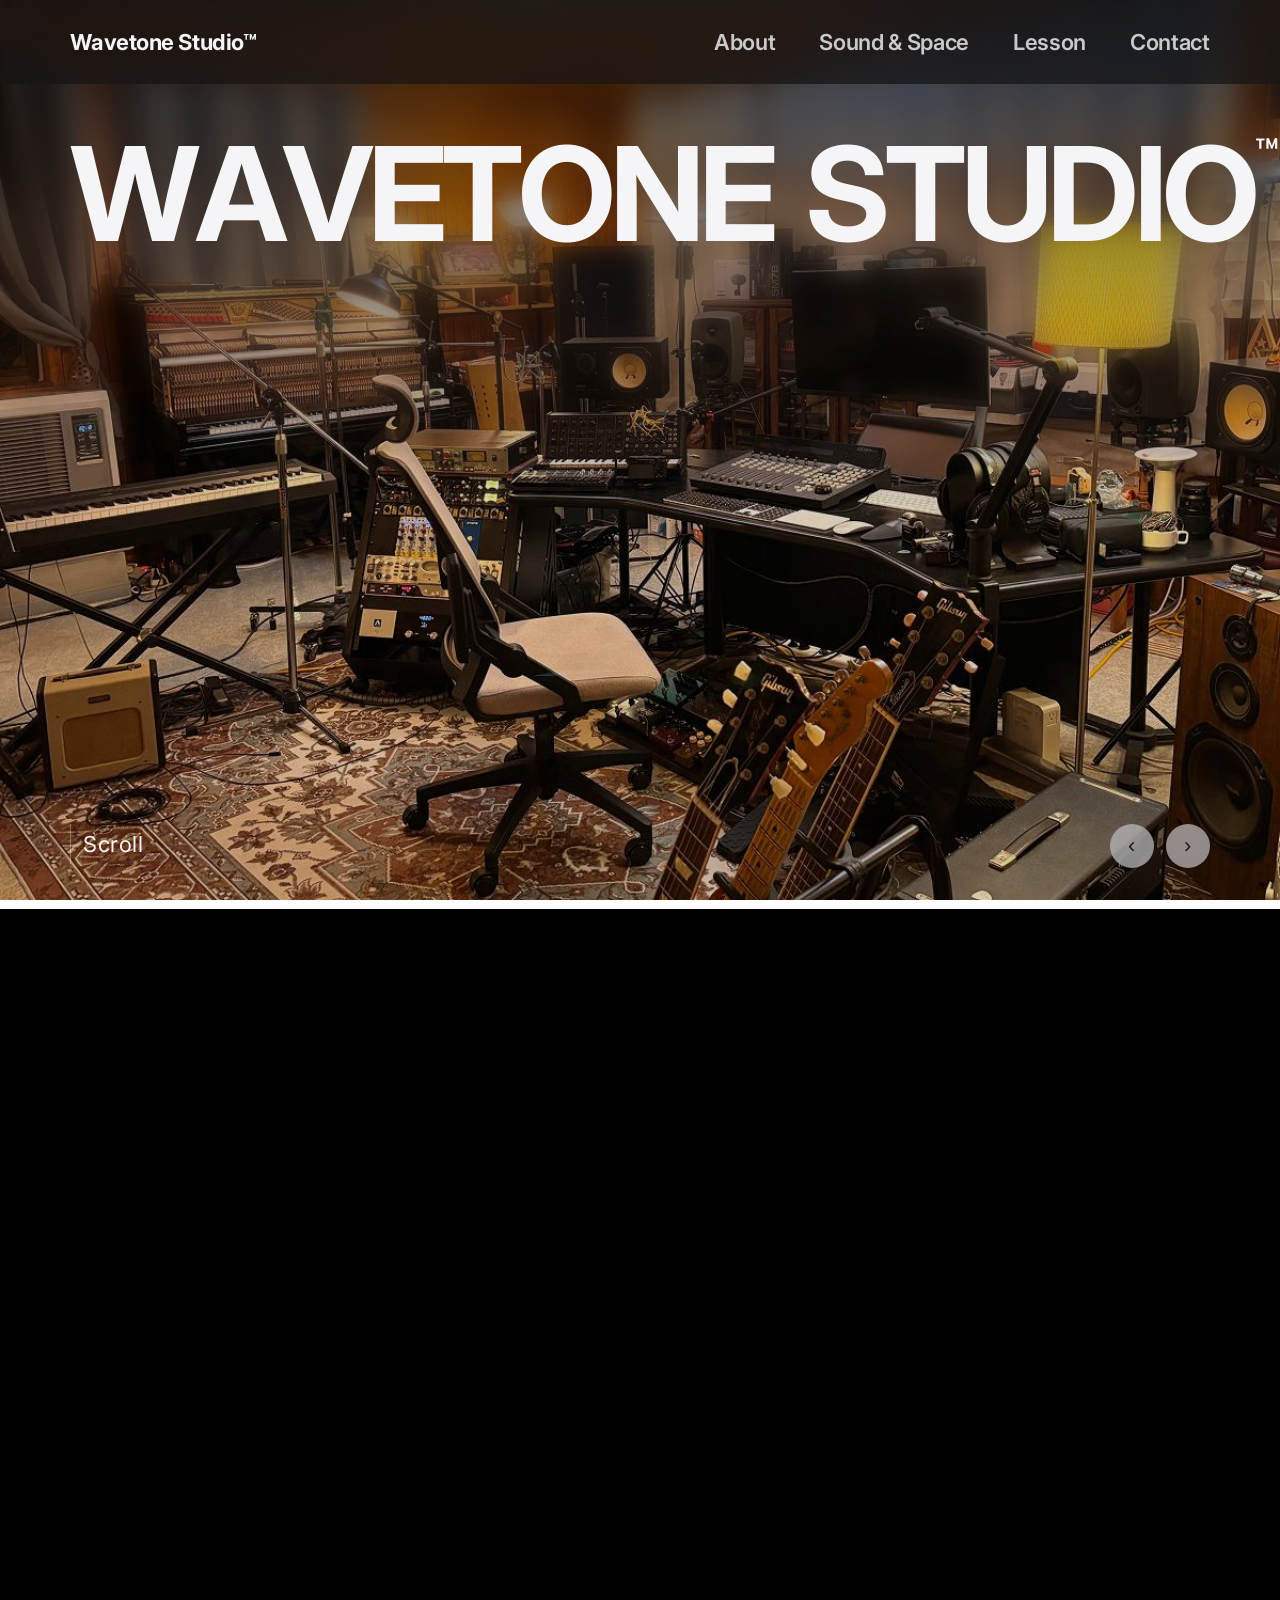
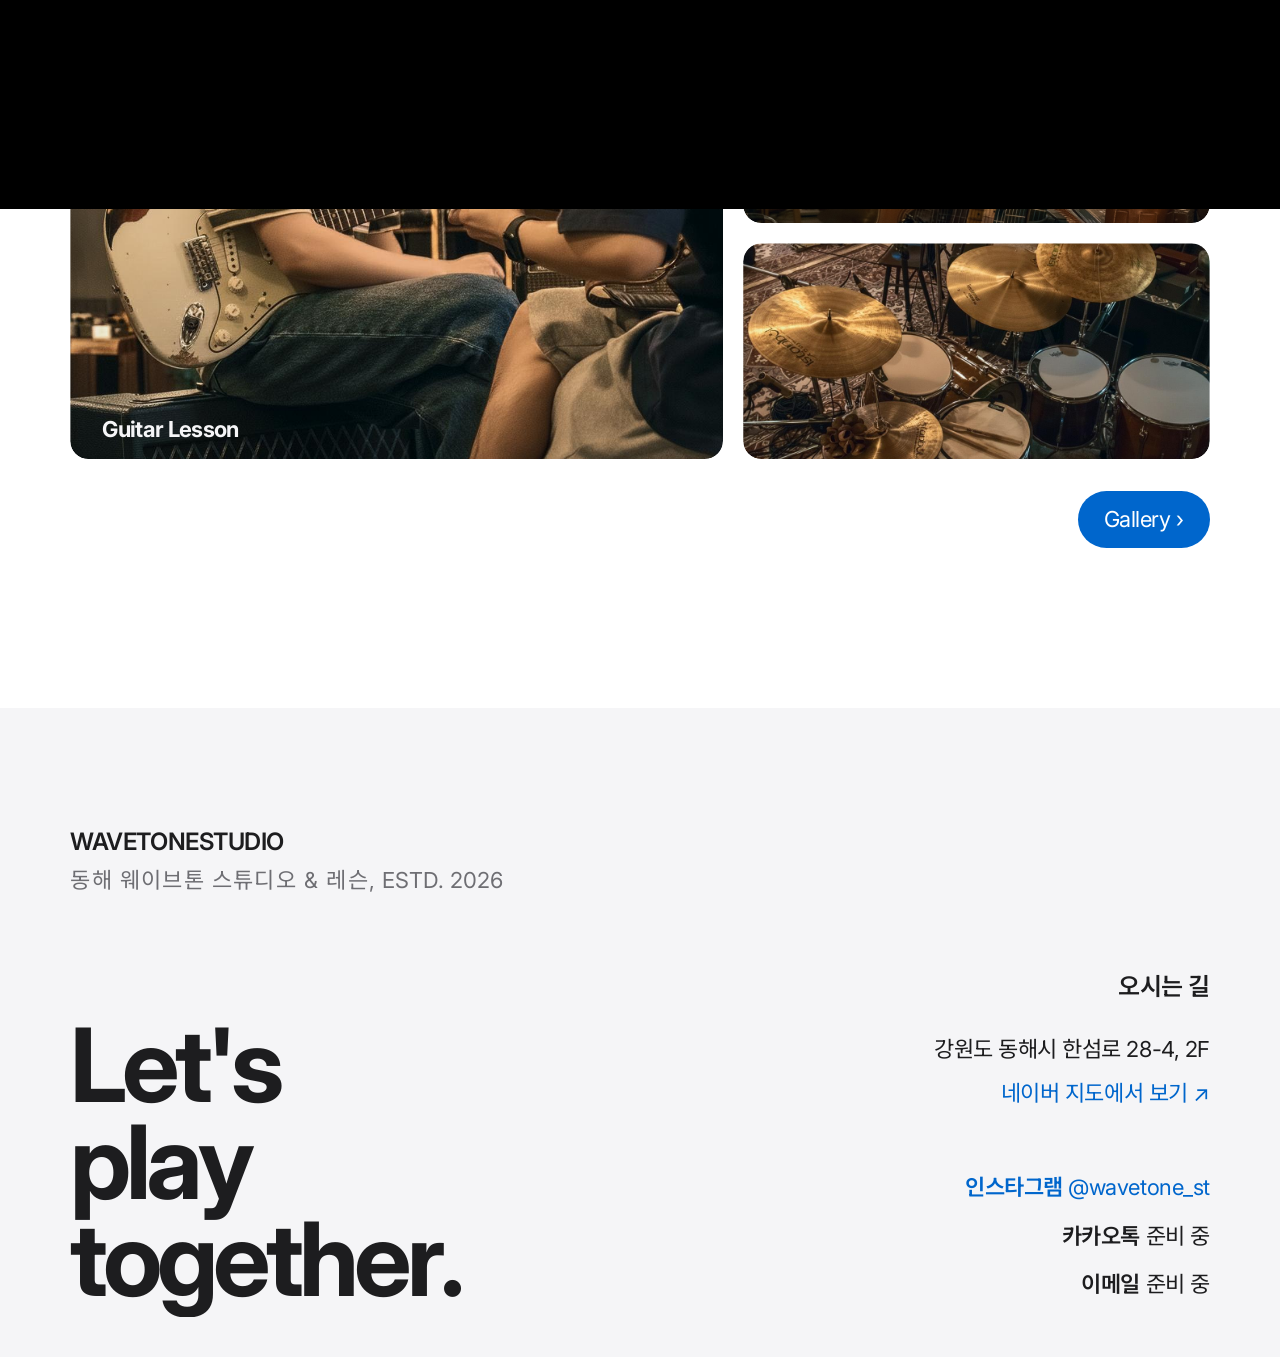
<file: index.html>
<!DOCTYPE html>
<html lang="ko">
<head>
<!-- ✏️ 여기만 고치면 됨: 푸터의 카카오톡 ID / 이메일 (contact-lines), 전화번호(주석 처리됨 — 사업자 등록 후 활성화) -->
<meta charset="utf-8">
<meta name="viewport" content="width=device-width, initial-scale=1">
<title>Wavetone Studio — 동해 음악 스튜디오 &amp; 레슨</title>
<meta name="description" content="동해 웨이브톤 스튜디오. 실제 음악 제작 환경에서 배우는 기타 레슨, 합주, 녹음.">
<link rel="canonical" href="https://sungju3115.github.io/wavetone_studio/">
<meta property="og:type" content="website">
<meta property="og:title" content="Wavetone Studio — 동해 음악 스튜디오 &amp; 레슨">
<meta property="og:description" content="실제 음악 제작 환경에서 배우는 기타 레슨, 합주, 녹음. 강원도 동해.">
<meta property="og:image" content="https://sungju3115.github.io/wavetone_studio/images/k-005.jpg">
<meta property="og:url" content="https://sungju3115.github.io/wavetone_studio/">
<meta name="twitter:card" content="summary_large_image">
<meta name="theme-color" content="#000000">
<link rel="icon" href="favicon.svg" type="image/svg+xml">
<link rel="preconnect" href="https://fonts.googleapis.com">
<link rel="preconnect" href="https://fonts.gstatic.com" crossorigin>
<link rel="stylesheet" href="https://fonts.googleapis.com/css2?family=Inter:wght@300;400;600;700&amp;family=Noto+Sans+KR:wght@400;500;600;700&amp;display=swap">
<link rel="stylesheet" href="style.css">
<link rel="stylesheet" href="apple.css">
<script>document.documentElement.classList.add('m-js');</script>
</head>
<body>
<div class="page">

  <nav class="site-nav site-nav--home" aria-label="주 메뉴">
    <div class="nav-links nav-shift">
      <a href="about.html">About</a>
      <a href="gear.html">Sound & Space</a>
      <a href="lesson.html">Lesson</a>
      <a href="https://www.instagram.com/wavetone_st/" target="_blank" rel="noopener">Contact</a>
    </div>
    <button class="hamburger" aria-label="메뉴 열기">☰</button>
  </nav>
  <div class="menu-backdrop" aria-hidden="true"></div>
  <div class="mobile-menu" aria-label="모바일 메뉴">
    <button class="menu-close" aria-label="메뉴 닫기">×</button>
    <a href="index.html">Home</a>
    <a href="about.html">About</a>
    <a href="gear.html">Sound & Space</a>
    <a href="lesson.html">Lesson</a>
    <a href="https://www.instagram.com/wavetone_st/" target="_blank" rel="noopener">Contact</a>
  </div>

  <section class="hero" aria-label="히어로">
    <img class="hero-slide active" src="images/k-005.jpg" alt="웨이브톤 스튜디오 컨트롤 룸 — 레코딩 데스크와 모니터 스피커">
    <img class="hero-slide" src="images/hero-b.jpg" alt="스튜디오 라이브 룸 전경">
    <img class="hero-slide" src="images/hero-a.jpg" alt="스튜디오 내부 — 악기와 장비">
    <img class="hero-slide" src="images/g-6445.jpg" alt="빈티지 Fender 기타 앰프 진열">
    <div class="hero-controls">
      <button class="hero-prev" aria-label="이전 사진">‹</button>
      <button class="hero-next" aria-label="다음 사진">›</button>
    </div>
    <div class="hero-copy">
      <h1>
        <span class="sr-only">Wavetone Studio — 동해 음악 스튜디오 &amp; 레슨</span>
        <span class="wordmark" aria-hidden="true"><span>WAVETONE</span><span>STUDIO<span class="tm">™</span></span></span>
        <span class="wordmark-mobile" aria-hidden="true">WAVETONE<br>STUDIO™</span>
      </h1>
    </div>
  </section>

  <section class="featured" aria-label="스튜디오 소개">
    <h2 class="display-xl" data-scroll-only data-reveal>Studio</h2>
    <h2 class="display-xl right" data-scroll-only data-reveal>&amp; Lesson.</h2>
    <p class="featured-lede" data-reveal>취미 입문부터 입시·전문 과정까지<br>한 사람의 속도에 맞춰 설계된 음악 스튜디오</p>
    <div class="featured-grid" data-reveal>
      <a class="img-frame big" href="lesson.html">
        <img src="images/lesson-strat.jpg" alt="스트라토캐스터를 연주하는 일렉 기타 레슨 장면">
        <p class="frame-label">Guitar Lesson</p>
      </a>
      <div class="stack">
        <div class="img-frame small"><img src="images/guitars-wall.jpg" alt="스탠드에 진열된 기타들"></div>
        <div class="img-frame small"><img src="images/drums.jpg" alt="합주실의 드럼 세트"></div>
      </div>
    </div>
    <div class="view-all-row" data-reveal>
      <a class="btn-outline" href="about.html#gallery"><span class="main">Gallery</span></a>
    </div>
  </section>

  <footer id="contact" class="footer-home">
    <div class="cols">
      <div class="left">
        <div>
          <div class="footer-brand">WAVETONESTUDIO</div>
          <div class="footer-tag"><span style="letter-spacing: 1.2px;">동해 웨이브톤 스튜디오 &amp; 레슨,</span>&nbsp;ESTD. 2026</div>
        </div>
        <h2 class="footer-slogan" data-reveal>Let's<br>play together.</h2>
      </div>
      <div class="right">
        <div class="contact-map">
          <h3>오시는 길</h3>
          <p>강원도 동해시 한섬로 28-4, 2F<br>
          <a href="https://map.naver.com/p/search/%EC%9B%A8%EC%9D%B4%EB%B8%8C%ED%86%A4%20%EC%8A%A4%ED%8A%9C%EB%94%94%EC%98%A4" target="_blank" rel="noopener">네이버 지도에서 보기 ↗</a></p>
        </div>
        <!-- ✏️ 카카오톡 ID / 이메일 교체 -->
        <div class="contact-lines">
          <a href="https://www.instagram.com/wavetone_st/" target="_blank" rel="noopener" style="text-decoration: none;"><span style="font-weight: 600;">인스타그램</span> <span style="font-weight: 400;">@wavetone_st</span></a><br>
          <span style="font-weight: 600;">카카오톡</span> <span style="font-weight: 400;">준비 중</span><br>
          <span style="font-weight: 600;">이메일</span> <span style="font-weight: 400;">준비 중</span>
          <!-- 전화번호: 사업자 등록 후 활성화 예정
          <br><a href="tel:000-0000-0000">전화 000-0000-0000</a>
          -->
        </div>
      </div>
    </div>
  </footer>
</div>

<script>
(function () {
  var $ = function (s) { return document.querySelector(s); };
  var $$ = function (s) { return Array.prototype.slice.call(document.querySelectorAll(s)); };
  var menu = $('.mobile-menu'), backdrop = $('.menu-backdrop');
  function setMenu(open) { menu.classList.toggle('open', open); backdrop.classList.toggle('open', open); }
  $('.hamburger').addEventListener('click', function () { setMenu(true); });
  $('.menu-close').addEventListener('click', function () { setMenu(false); });
  backdrop.addEventListener('click', function () { setMenu(false); });
  $$('.mobile-menu a').forEach(function (a) { a.addEventListener('click', function () { setMenu(false); }); });
  var io = new IntersectionObserver(function (es) {
    es.forEach(function (en) {
      if (en.target.hasAttribute('data-scroll-only') && window.scrollY < 10) return;
      if (en.isIntersecting) {
        en.target.classList.add('is-in');
      }
    });
  }, { threshold: 0.15 });
  $$('[data-reveal]').forEach(function (el) { io.observe(el); });
  var slides = $$('.hero-slide'), h = 0;
  function show(i) { h = (i + slides.length) % slides.length; slides.forEach(function (s, j) { s.classList.toggle('active', j === h); }); }
  $('.hero-prev').addEventListener('click', function () { show(h - 1); });
  $('.hero-next').addEventListener('click', function () { show(h + 1); });
  var hero = $('.hero');
  setInterval(function () {
    if (document.hidden) return;
    if (hero && hero.getBoundingClientRect().bottom <= 0) return;
    show(h + 1);
  }, 6000);
  var nav = $('.site-nav--home'), copy = $('.hero-copy'), feat = $('.featured');
  var desktop = window.matchMedia('(min-width: 768px)');
  var once = false;
  function navOffset() {
    var wm = $('.wordmark');
    if (!wm) return 200;
    return wm.getBoundingClientRect().height + 48;
  }
  var lastT = -1, lastNavY = -1, lastCopyY = -1;
  function onScroll() {
    var y = Math.max(0, window.scrollY);
    if (y > 2 && !once) {
      once = true;
      $$('[data-scroll-only]').forEach(function (el) {
        var r = el.getBoundingClientRect();
        if (r.top < window.innerHeight && r.bottom > 0) el.classList.add('is-in');
      });
    }
    if (feat) {
      /* 배경 전환: 블랙 → 번트 오렌지 #C05A2E */
      var t = Math.min(1, y / 700);
      if (t !== lastT) {
        lastT = t;
        var mix = function (a, b) { return Math.round(a + (b - a) * t); };
        feat.style.backgroundColor = 'rgb(' + mix(10, 192) + ',' + mix(10, 90) + ',' + mix(10, 46) + ')';
      }
    }
    if (desktop.matches) {
      var ny = Math.max(0, navOffset() - y);
      if (ny !== lastNavY) { lastNavY = ny; document.documentElement.style.setProperty('--nav-y', ny + 'px'); }
    }
    if (copy) {
      var cy = Math.min(y * 0.18, 160);
      if (cy !== lastCopyY) {
        lastCopyY = cy;
        copy.style.transform = 'translateY(' + cy + 'px)';
        copy.style.opacity = String(Math.max(0, 1 - y / 700));
      }
    }
  }
  window.addEventListener('scroll', onScroll, { passive: true });
  function applyNavOffset() {
    if (desktop.matches) document.documentElement.style.setProperty('--nav-y', Math.max(0, navOffset() - window.scrollY) + 'px');
  }
  applyNavOffset();
  requestAnimationFrame(applyNavOffset);
  window.addEventListener('load', applyNavOffset);
  setTimeout(applyNavOffset, 300);
  setTimeout(applyNavOffset, 1000);
})();
</script>
<script src="motion.js"></script>
</body>
</html>
</file>
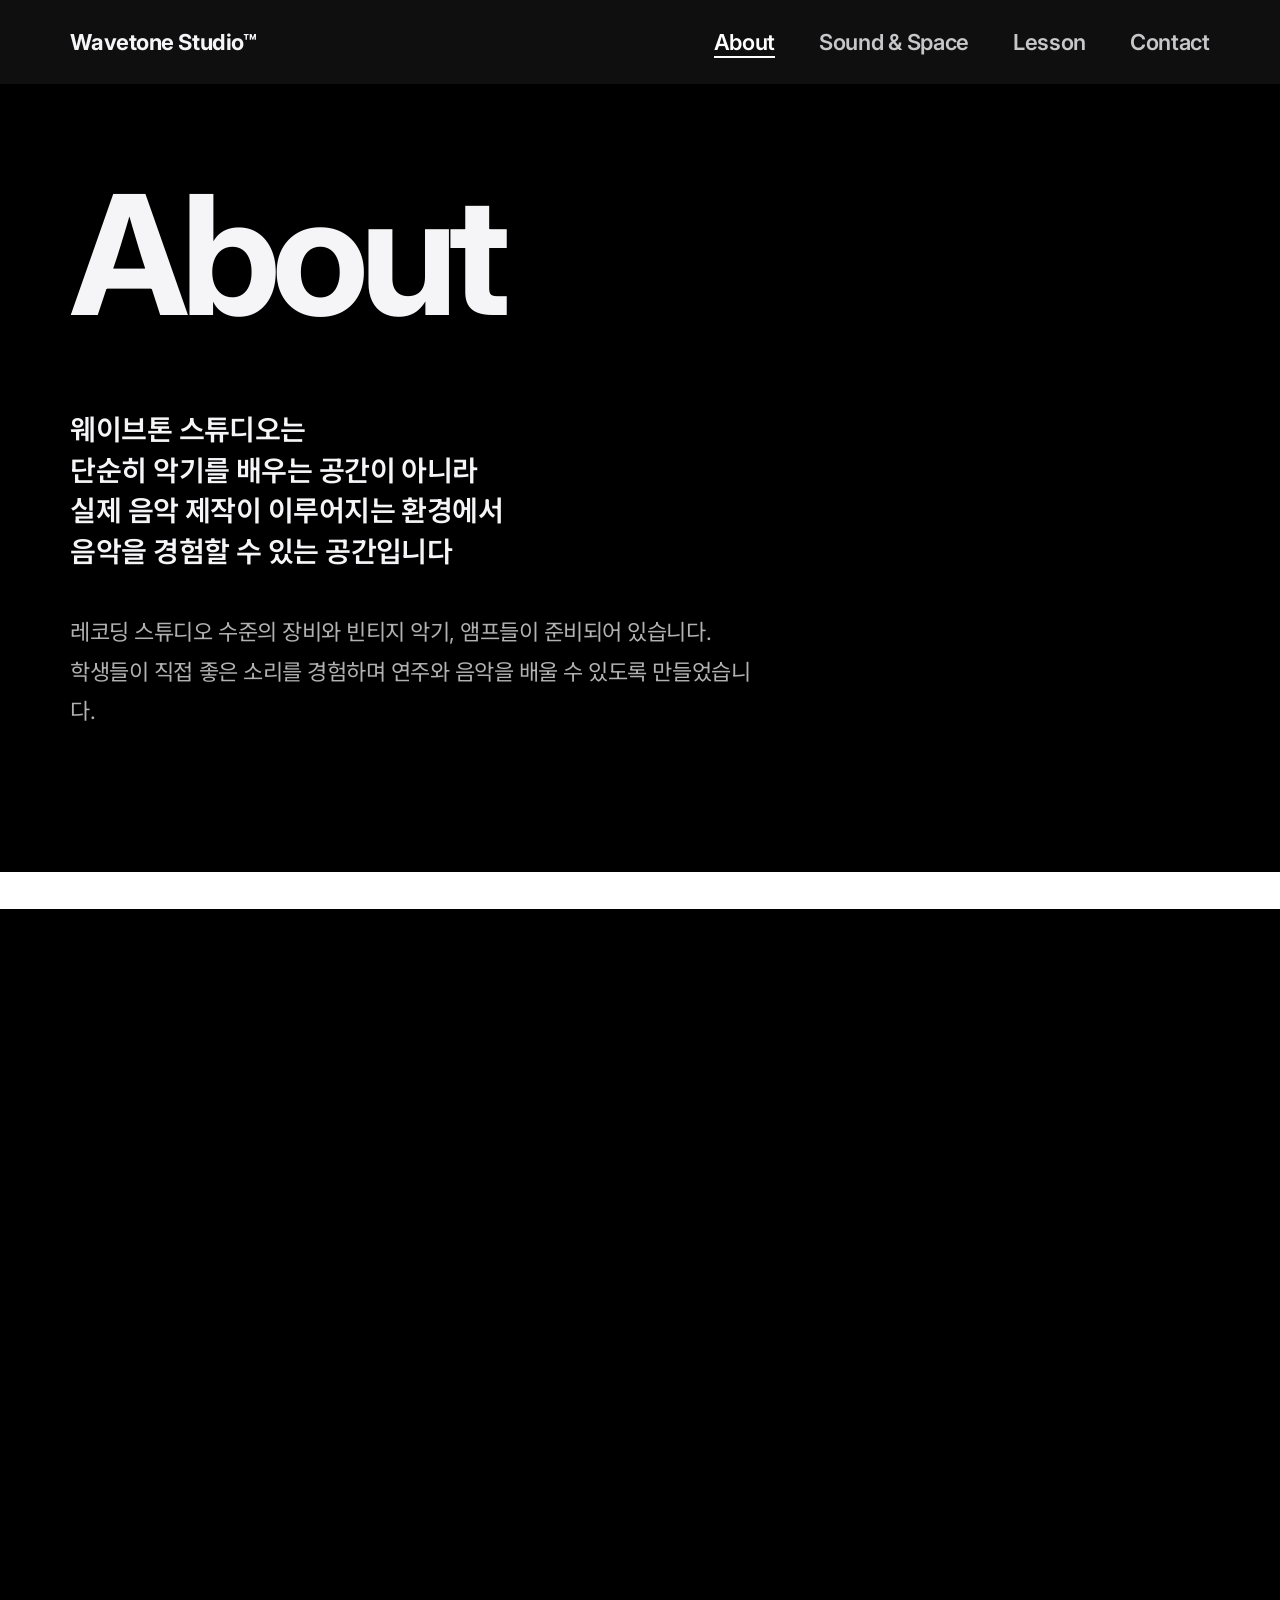
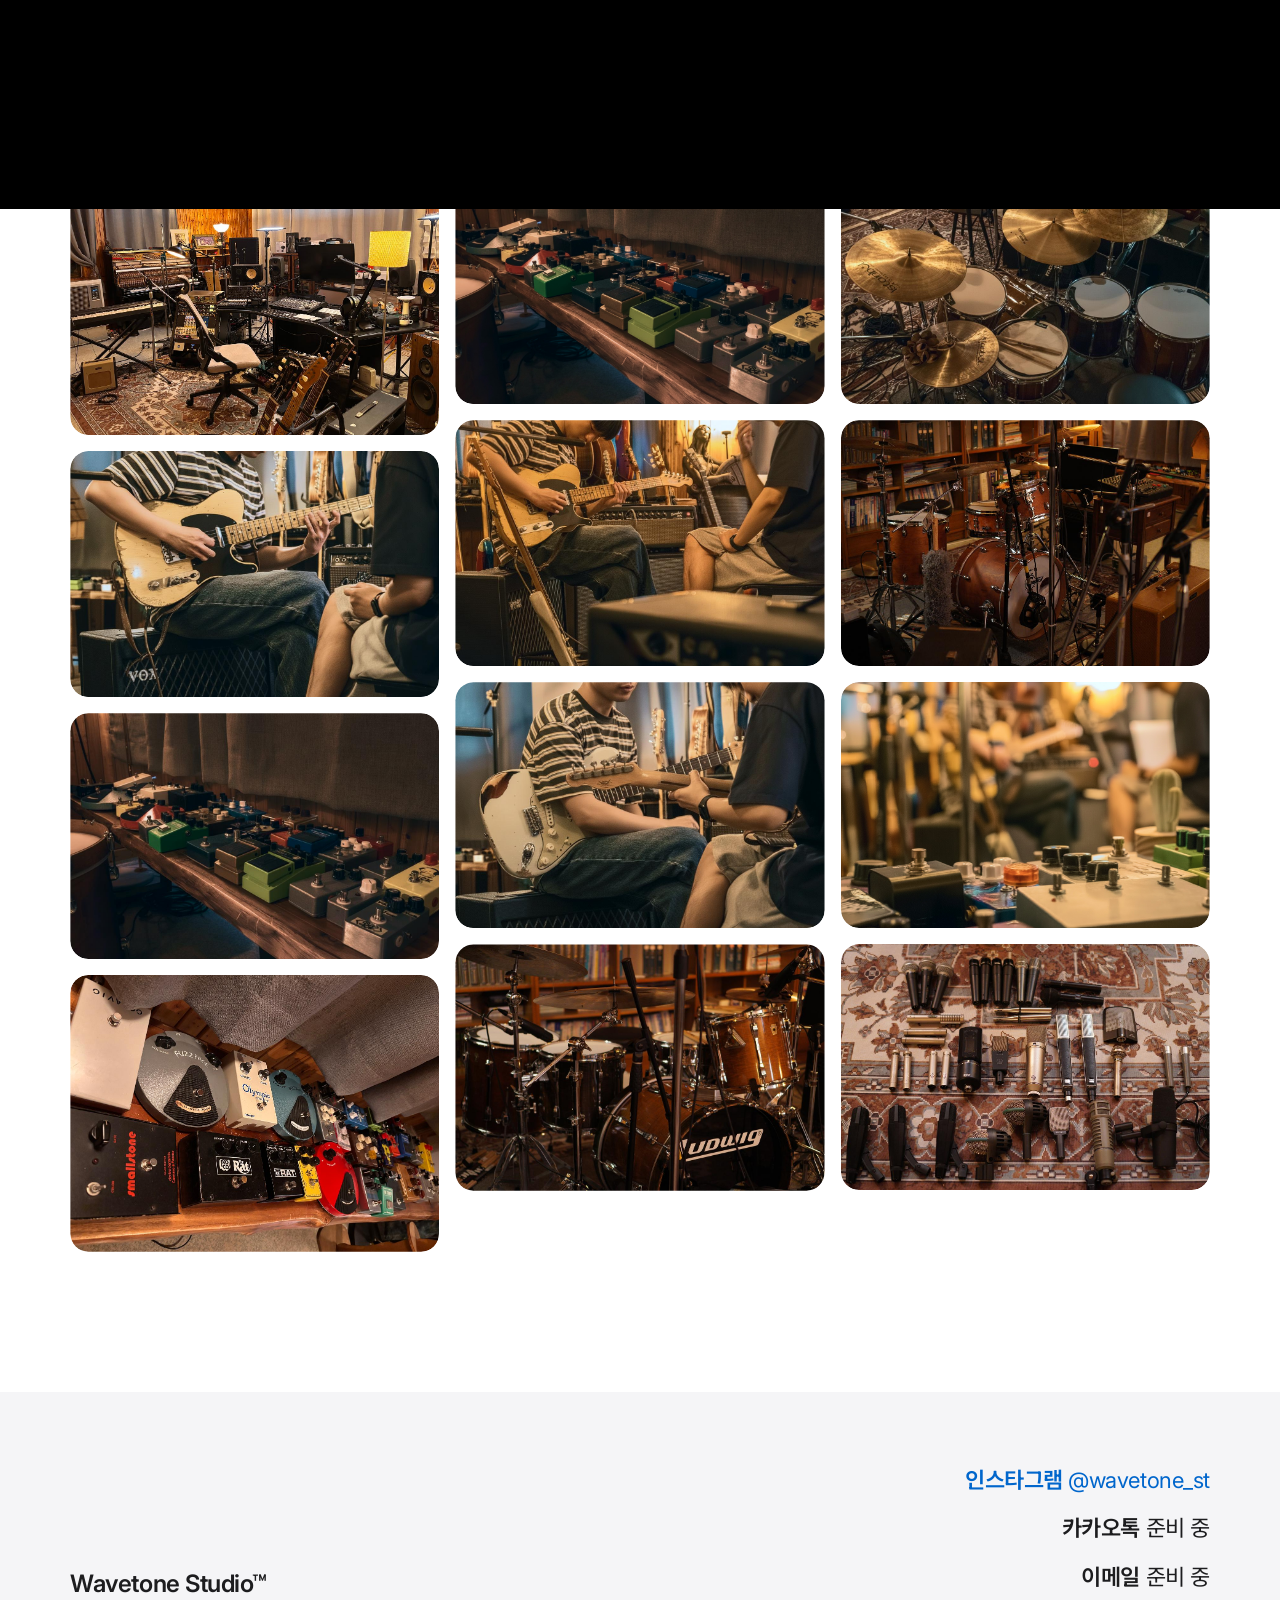
<file: about.html>
<!DOCTYPE html>
<html lang="ko">
<head>
<!-- ✏️ 여기만 고치면 됨: Our Vision 문구, 푸터의 카카오톡 ID / 이메일 -->
<meta charset="utf-8">
<meta name="viewport" content="width=device-width, initial-scale=1">
<title>About — Wavetone Studio</title>
<meta name="description" content="웨이브톤 스튜디오의 공간과 철학 — 실제 음악 제작이 이루어지는 환경.">
<link rel="canonical" href="https://sungju3115.github.io/wavetone_studio/about.html">
<meta property="og:type" content="website">
<meta property="og:title" content="About — Wavetone Studio">
<meta property="og:description" content="실제 음악 제작이 이루어지는 환경에서 음악을 경험할 수 있는 공간.">
<meta property="og:image" content="https://sungju3115.github.io/wavetone_studio/images/k-005.jpg">
<meta property="og:url" content="https://sungju3115.github.io/wavetone_studio/about.html">
<meta name="twitter:card" content="summary_large_image">
<meta name="theme-color" content="#000000">
<link rel="icon" href="favicon.svg" type="image/svg+xml">
<link rel="preconnect" href="https://fonts.googleapis.com">
<link rel="preconnect" href="https://fonts.gstatic.com" crossorigin>
<link rel="stylesheet" href="https://fonts.googleapis.com/css2?family=Inter:wght@300;400;600;700&amp;family=Noto+Sans+KR:wght@400;500;600;700&amp;display=swap">
<link rel="stylesheet" href="style.css">
<link rel="stylesheet" href="apple.css">
<script>document.documentElement.classList.add('m-js');</script>
</head>
<body>
<div class="page">

  <nav class="site-nav" aria-label="주 메뉴">
    <a class="brand" href="index.html">Wavetone Studio™</a>
    <div class="nav-links">
      <a href="about.html" class="active">About</a>
      <a href="gear.html">Sound & Space</a>
      <a href="lesson.html">Lesson</a>
      <a href="https://www.instagram.com/wavetone_st/" target="_blank" rel="noopener">Contact</a>
    </div>
    <button class="hamburger" aria-label="메뉴 열기">☰</button>
  </nav>
  <div class="menu-backdrop" aria-hidden="true"></div>
  <div class="mobile-menu" aria-label="모바일 메뉴">
    <button class="menu-close" aria-label="메뉴 닫기">×</button>
    <a href="index.html">Home</a>
    <a href="about.html" class="active">About</a>
    <a href="gear.html">Sound & Space</a>
    <a href="lesson.html">Lesson</a>
    <a href="https://www.instagram.com/wavetone_st/" target="_blank" rel="noopener">Contact</a>
  </div>

  <section class="page-head">
    <h1 class="page-title">About</h1>
    <p class="page-lede" style="font-weight: 400;">웨이브톤 스튜디오는<br>단순히 악기를 배우는 공간이 아니라<br>실제 음악 제작이 이루어지는 환경에서<br>음악을 경험할 수 있는 공간입니다</p>
    <p class="page-sub page-sub--about">레코딩 스튜디오 수준의 장비와 빈티지 악기, 앰프들이 준비되어 있습니다.<br>학생들이 직접 좋은 소리를 경험하며 연주와 음악을 배울 수 있도록 만들었습니다.</p>
  </section>

  <!-- ✏️ Vision: 클라이언트 문구가 오면 아래 두 줄 교체 -->
  <section class="vision" aria-label="비전">
    <h2 class="h-section" data-reveal>Our Vision</h2>
    <p data-reveal style="font-size: 24px; font-weight: 400; margin-bottom: 0; max-width: none;">음악을 좋아하는 사람들이 편안하게 모여 좋은 소리를 만들어가는 곳이 되길 바랍니다<br></p>
    <p data-reveal style="margin-top: 48px;">잘 만들어진 악기와 앰프가 내는 소리를 직접 들어본 사람은<br>소리를 대하는 기준이 달라진다고 믿습니다.<br>웨이브톤 스튜디오는 그 경험을 배움의 출발점으로 삼습니다.<br>연주하고, 녹음하고, 합주하며 각자의 속도로 음악과 가까워지는 곳.<br>음악이 필요한 순간마다 찾을 수 있는 공간이 되길 바랍니다.</p>
  </section>

  <section id="gallery" class="gallery">
    <h2 data-reveal>Gallery</h2>
    <!-- 큐레이션: 페달 라인업 1장 / 레슨 2장 / 데스크 2장 / 드럼 1장 / 공간 무드 컷 — 총 13장.
         제외된 사진 파일은 images/ 에 그대로 있음 (k-004, k-007, k-008, k-009, k-011, k-013, g-6396, g-6406, g-6445, guitars-wall, k-006) -->
    <div class="gallery-cols">
      <img src="images/k-005.jpg" alt="컨트롤 룸 — 레코딩 데스크와 모니터 스피커">
      <img src="images/lesson-tele.jpg" alt="텔레캐스터로 진행 중인 기타 레슨">
      <img src="images/hero-a.jpg" alt="스튜디오 내부 — 악기와 장비">
      <img src="images/k-003.jpg" alt="빈티지·부티크 기타 페달보드">
      <img src="images/g-6395.jpg" alt="테이블 위에 줄지어 놓인 기타 페달들">
      <img src="images/hero-b.jpg" alt="라이브 룸 전경">
      <img src="images/lesson-strat.jpg" alt="스트라토캐스터를 연주하는 레슨 장면">
      <img src="images/k-001.jpg" alt="스튜디오 내부 — 악기와 장비">
      <img src="images/drums.jpg" alt="합주실의 드럼 세트">
      <img src="images/k-012.jpg" alt="스튜디오 내부 전경">
      <img src="images/g-6637.jpg" alt="스튜디오 공간 디테일">
      <img src="images/k-010.jpg" alt="스튜디오 악기 디테일">
    </div>
  </section>

  <footer class="footer-sub">
    <div class="brand">Wavetone Studio™</div>
    <!-- ✏️ 카카오톡 ID / 이메일 교체 -->
    <div class="contact-lines">
      <a href="https://www.instagram.com/wavetone_st/" target="_blank" rel="noopener" style="text-decoration: none;"><span style="font-weight: 600;">인스타그램</span> <span style="font-weight: 400;">@wavetone_st</span></a><br>
      <span style="font-weight: 600;">카카오톡</span> <span style="font-weight: 400;">준비 중</span><br>
      <span style="font-weight: 600;">이메일</span> <span style="font-weight: 400;">준비 중</span>
      <!-- 전화번호: 사업자 등록 후 활성화 예정
      <br><a href="tel:000-0000-0000">전화 000-0000-0000</a>
      -->
    </div>
  </footer>

  <div class="lightbox" aria-hidden="true">
    <button class="lb-close" aria-label="닫기">×</button>
    <button class="lb-prev" aria-label="이전 사진">‹</button>
    <button class="lb-next" aria-label="다음 사진">›</button>
    <img class="lb-img" alt="">
    <div class="lb-thumbs"></div>
  </div>
</div>

<script>
(function () {
  var $ = function (s) { return document.querySelector(s); };
  var $$ = function (s) { return Array.prototype.slice.call(document.querySelectorAll(s)); };
  var menu = $('.mobile-menu'), backdrop = $('.menu-backdrop');
  function setMenu(open) { menu.classList.toggle('open', open); backdrop.classList.toggle('open', open); }
  $('.hamburger').addEventListener('click', function () { setMenu(true); });
  $('.menu-close').addEventListener('click', function () { setMenu(false); });
  backdrop.addEventListener('click', function () { setMenu(false); });
  $$('.mobile-menu a').forEach(function (a) { a.addEventListener('click', function () { setMenu(false); }); });
  var io = new IntersectionObserver(function (es) {
    es.forEach(function (en) {
      if (en.isIntersecting) {
        en.target.classList.add('is-in');
      } else if (en.boundingClientRect.top > window.innerHeight) {
        en.target.classList.remove('is-in');
      }
    });
  }, { threshold: 0.15 });
  $$('[data-reveal]').forEach(function (el) { io.observe(el); });
  /* 갤러리 라이트박스 */
  var lb = $('.lightbox'), lbImg = $('.lb-img'), lbThumbs = $('.lb-thumbs');
  var gImgs = $$('.gallery-cols img'), k = 0;
  function renderLb() {
    lbImg.src = gImgs[k].src;
    var html = '';
    var n = gImgs.length;
    for (var d = -2; d <= 2; d++) {
      var i = (k + d + n * 10) % n;
      html += '<img data-i="' + i + '" class="' + (d === 0 ? 'cur' : '') + '" src="' + gImgs[i].src + '" alt="">';
    }
    lbThumbs.innerHTML = html;
    $$('.lb-thumbs img').forEach(function (t) {
      t.addEventListener('click', function (e) { e.stopPropagation(); k = parseInt(t.getAttribute('data-i'), 10); renderLb(); });
    });
  }
  function openLb(i) { k = i; renderLb(); lb.classList.add('open'); document.body.style.overflow = 'hidden'; }
  function closeLb() { lb.classList.remove('open'); document.body.style.overflow = ''; }
  function stepLb(d) { k = (k + d + gImgs.length) % gImgs.length; renderLb(); }
  gImgs.forEach(function (img, i) {
    img.style.cursor = 'zoom-in';
    img.addEventListener('click', function () { openLb(i); });
  });
  lb.addEventListener('click', function () { closeLb(); });
  lbImg.addEventListener('click', function (e) { e.stopPropagation(); });
  $('.lb-close').addEventListener('click', function (e) { e.stopPropagation(); closeLb(); });
  $('.lb-prev').addEventListener('click', function (e) { e.stopPropagation(); stepLb(-1); });
  $('.lb-next').addEventListener('click', function (e) { e.stopPropagation(); stepLb(1); });
  window.addEventListener('keydown', function (e) {
    if (!lb.classList.contains('open')) return;
    if (e.key === 'Escape') closeLb();
    if (e.key === 'ArrowLeft') stepLb(-1);
    if (e.key === 'ArrowRight') stepLb(1);
  });
})();
</script>
<script src="motion.js"></script>
</body>
</html>
</file>
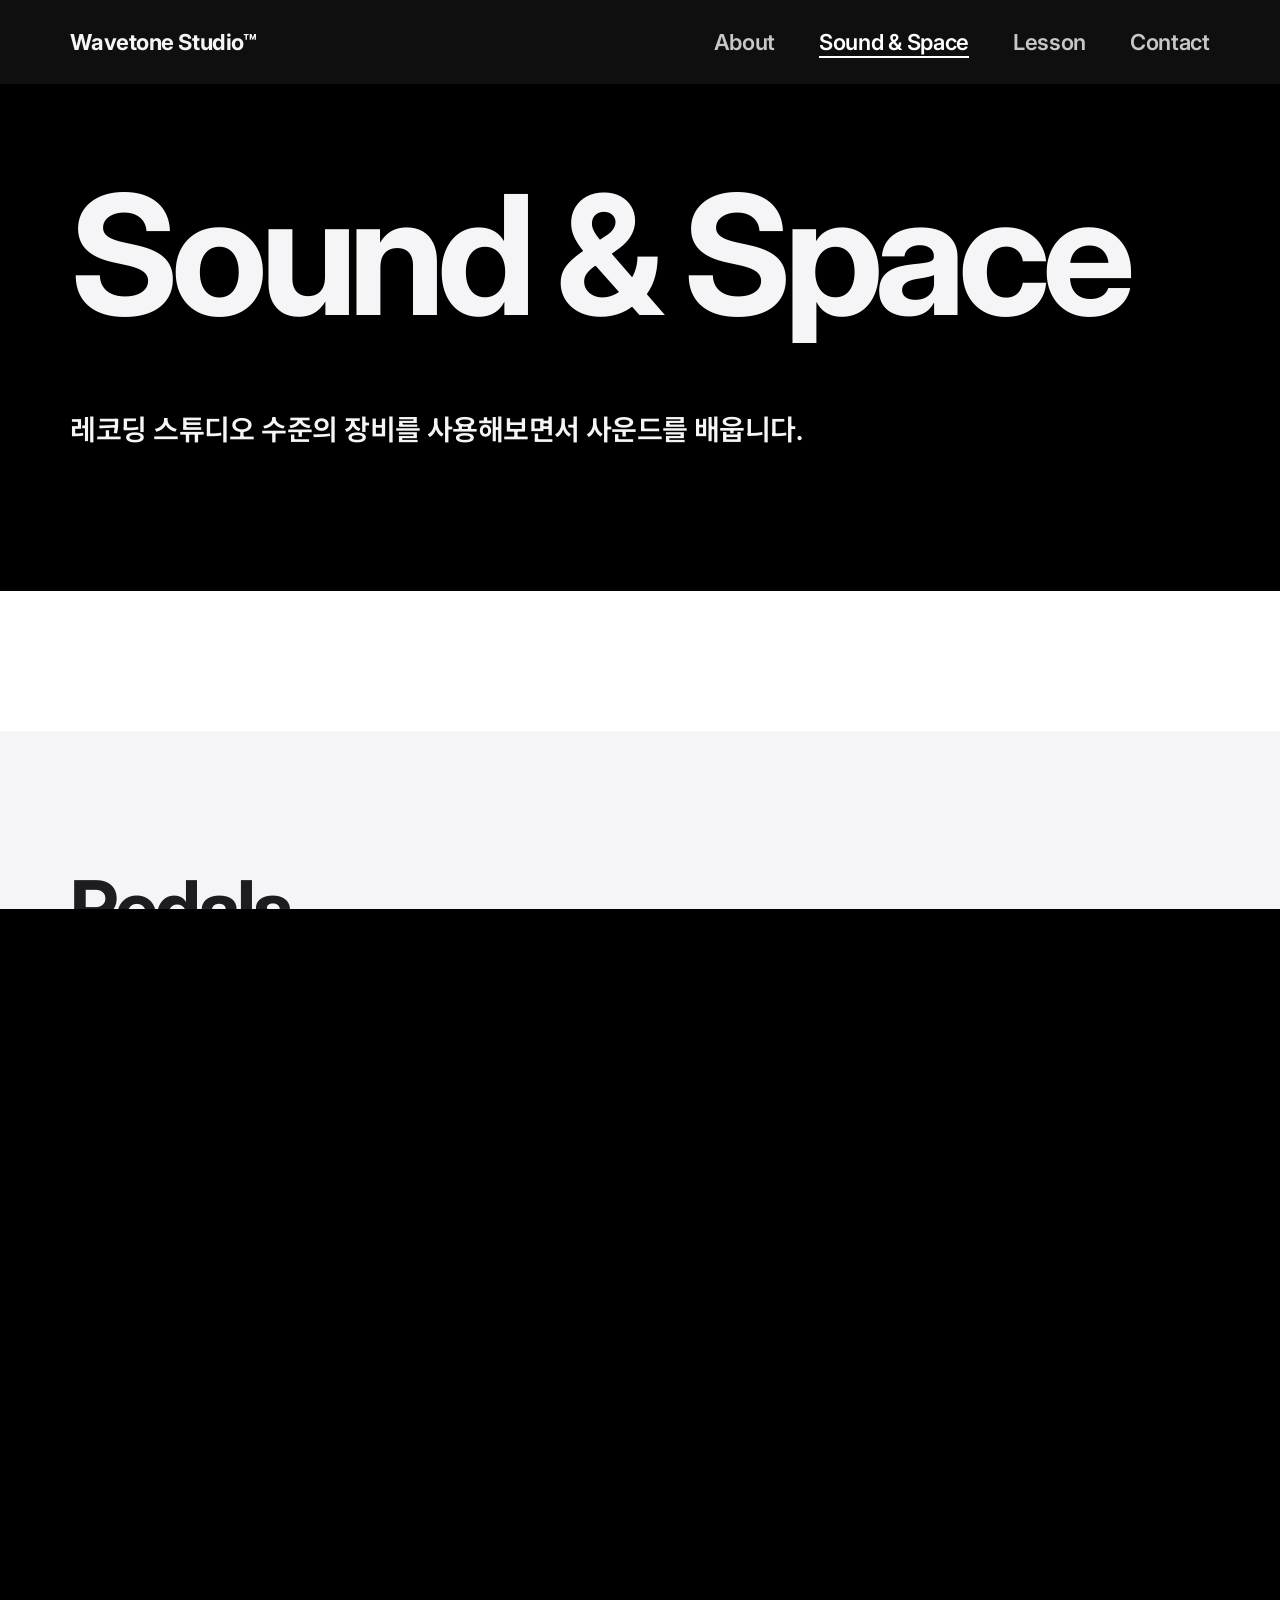
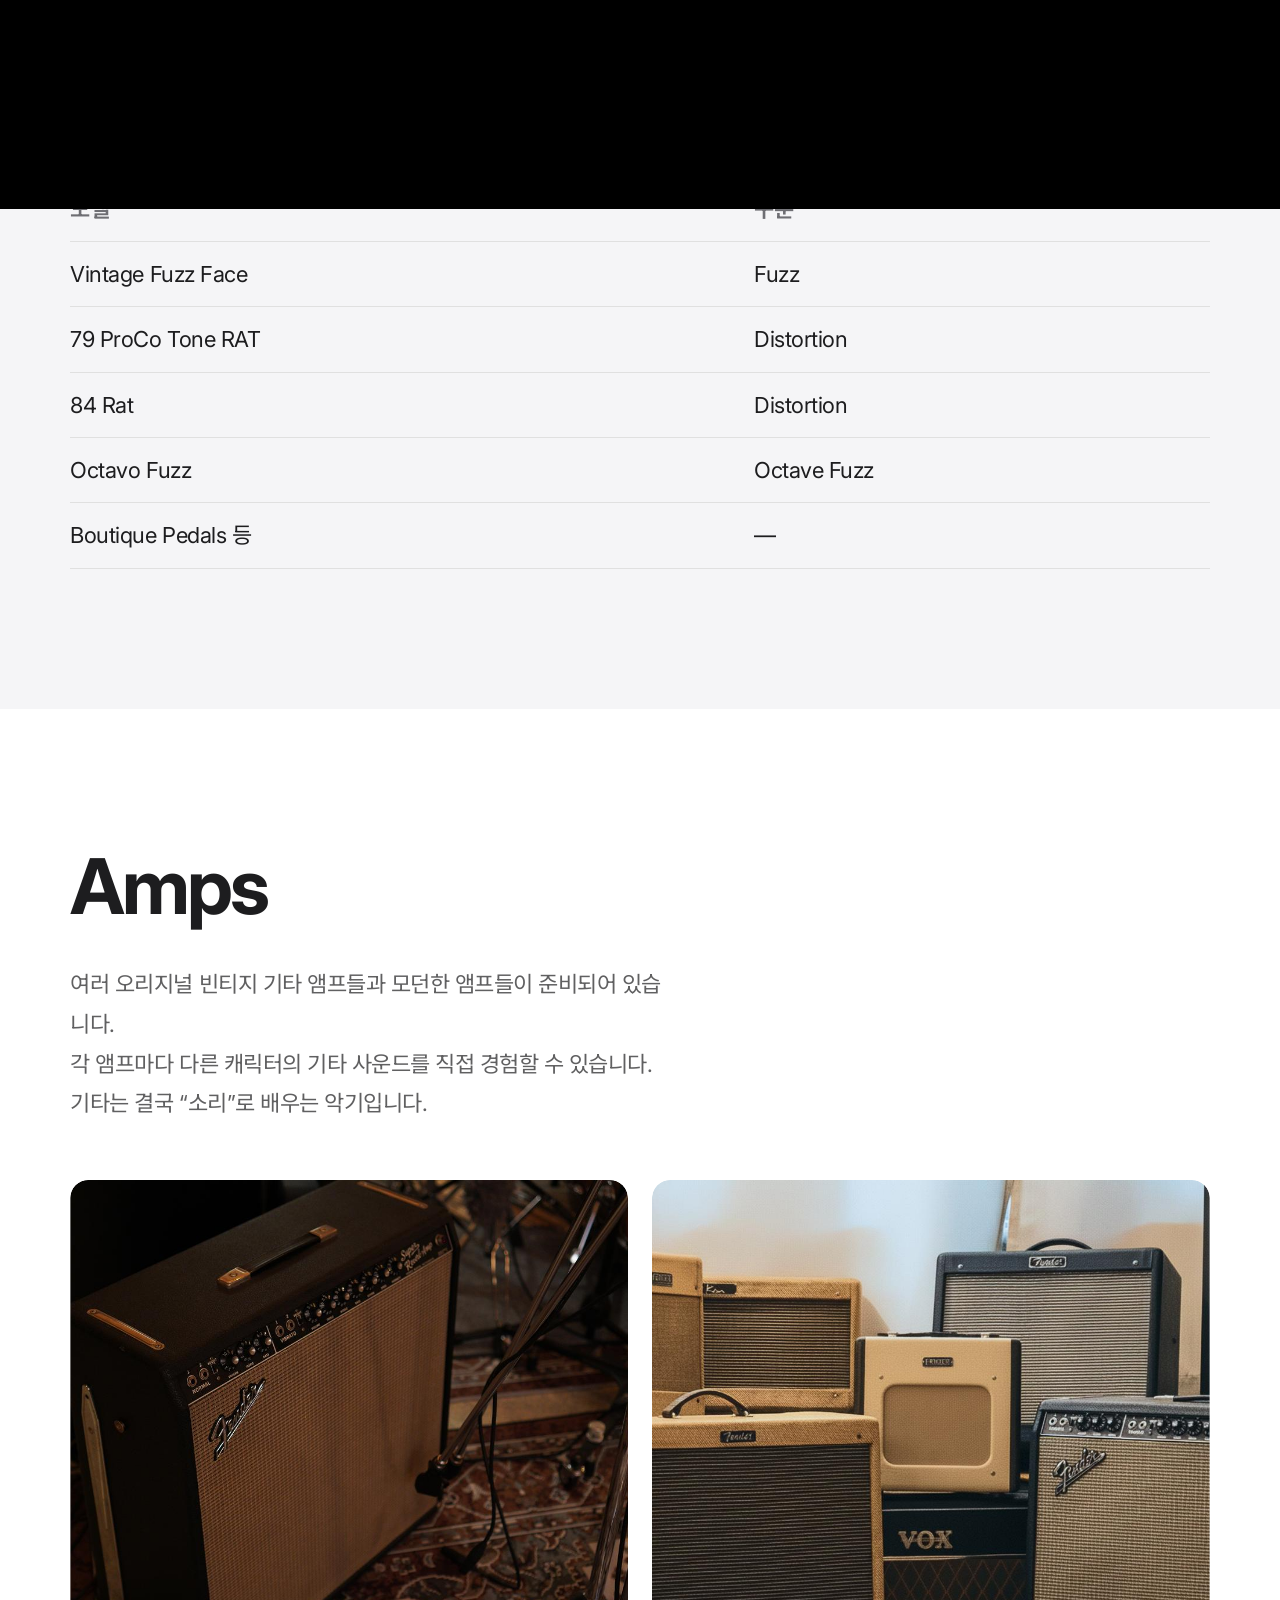
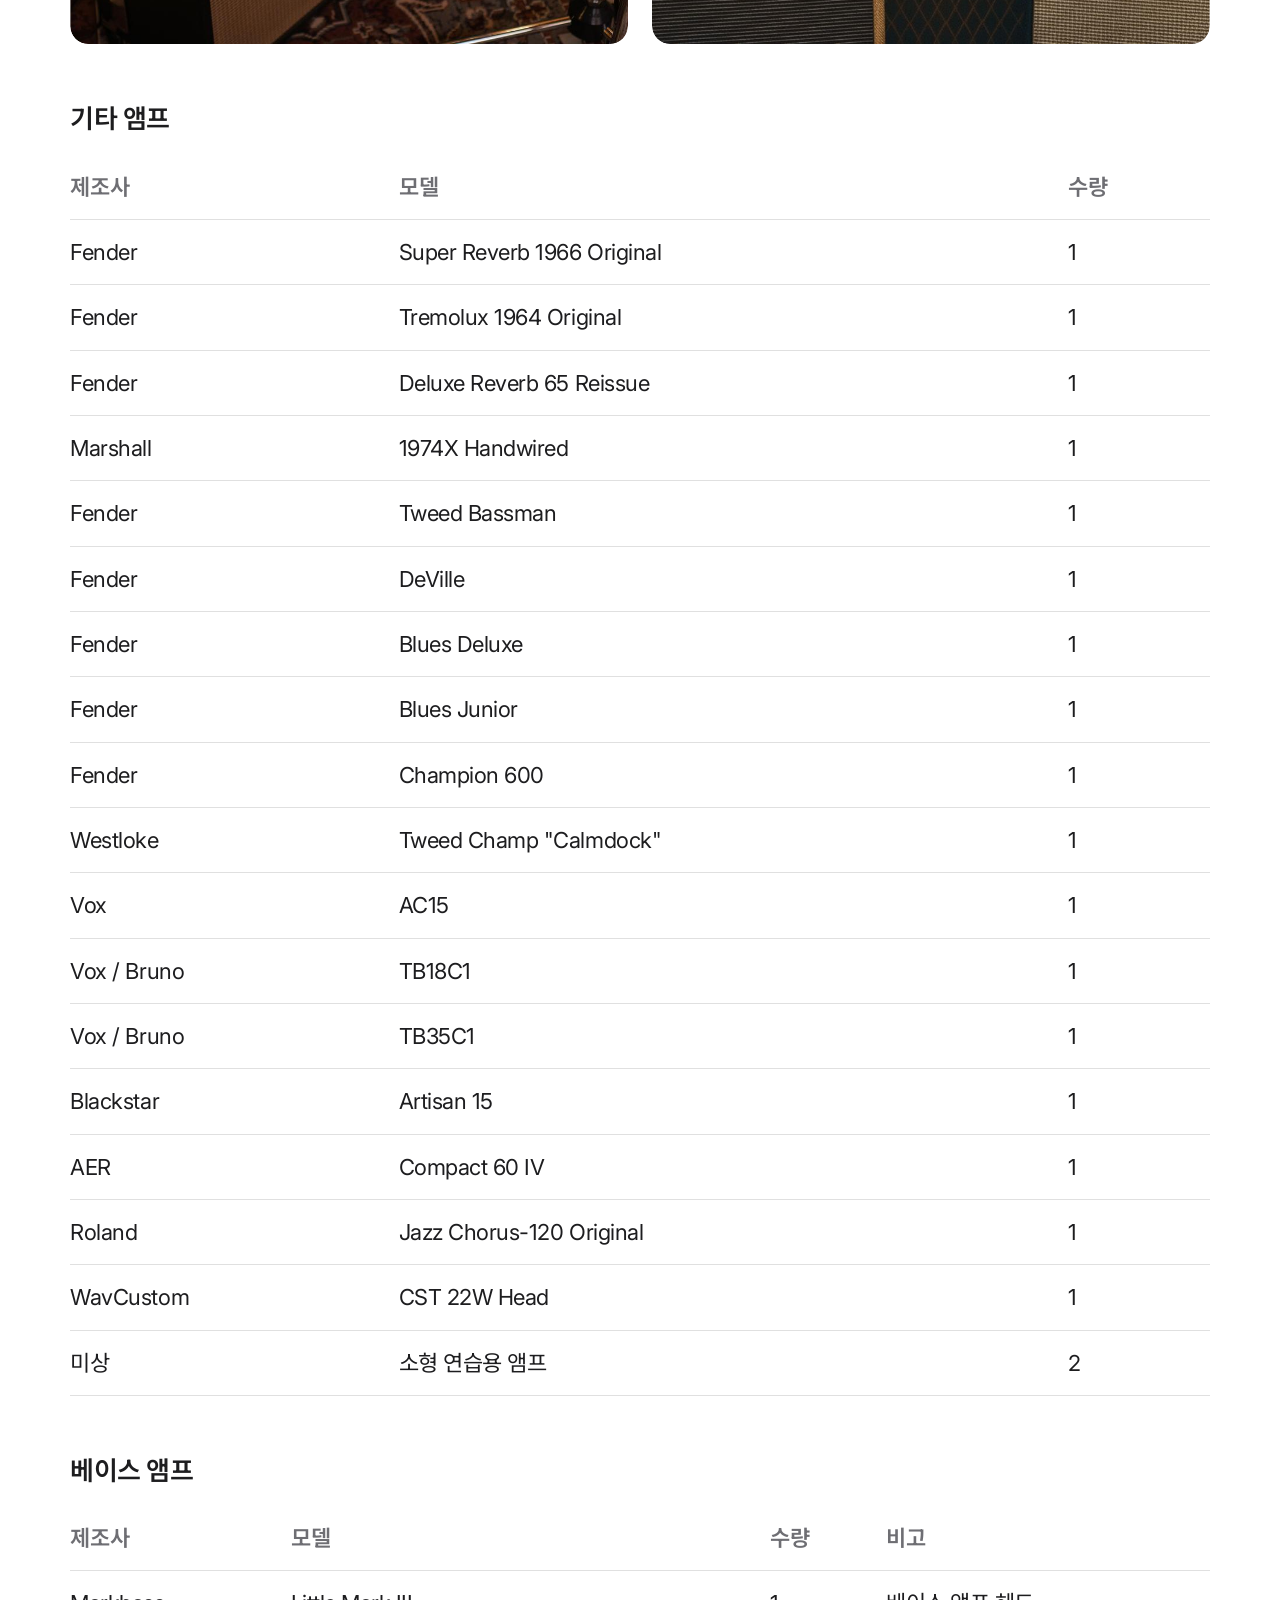
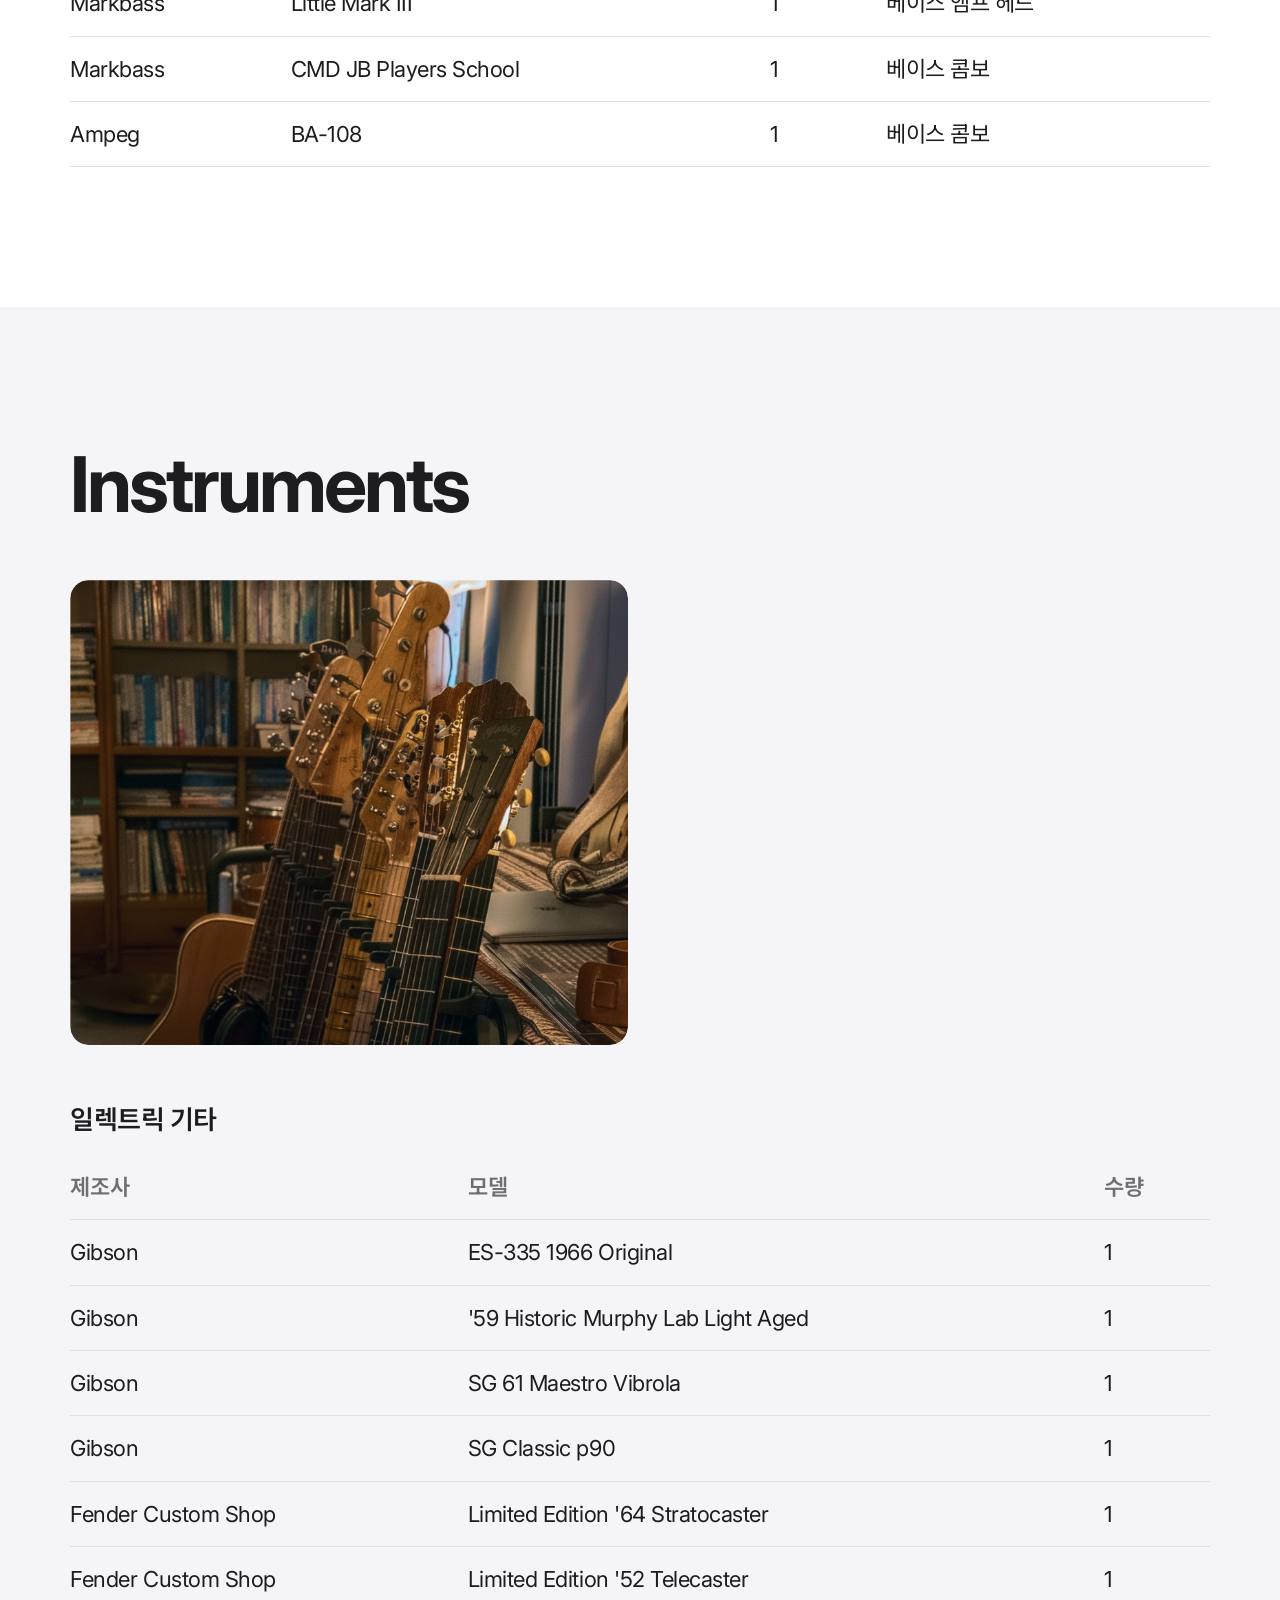
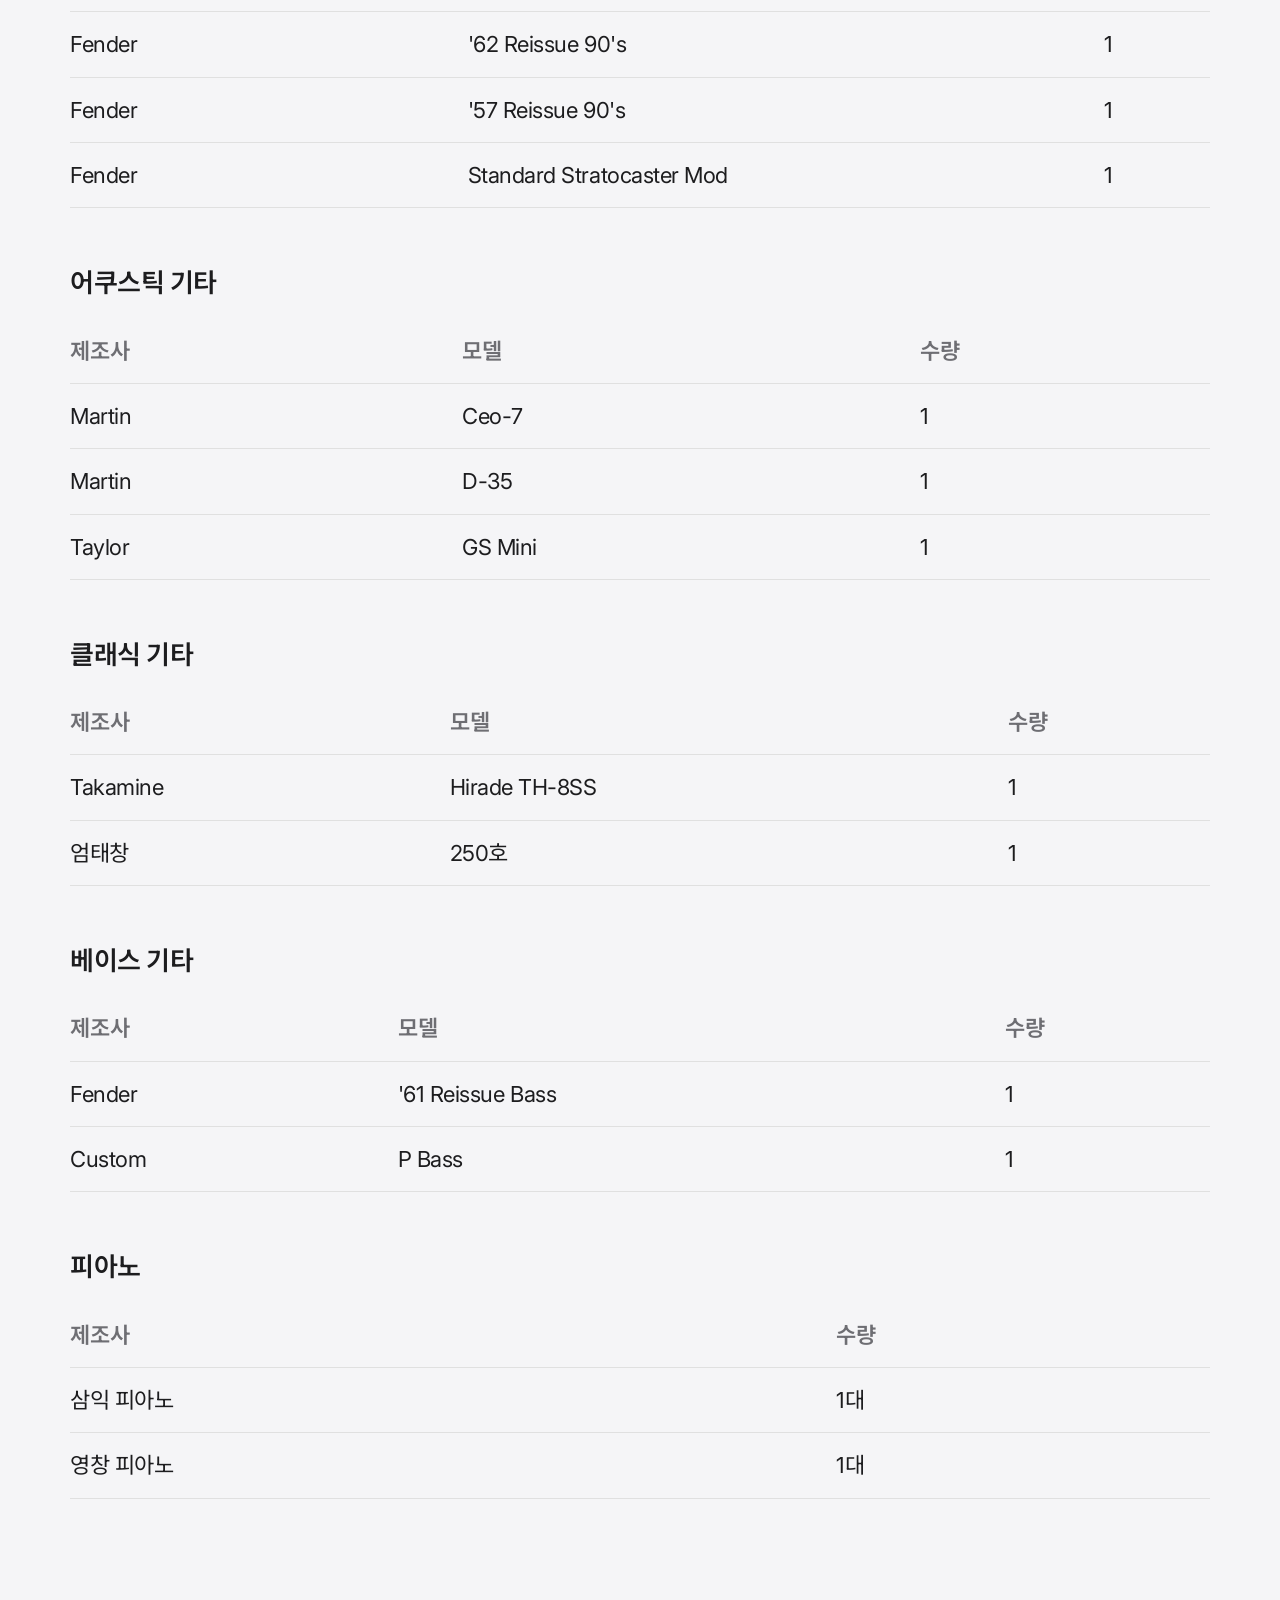
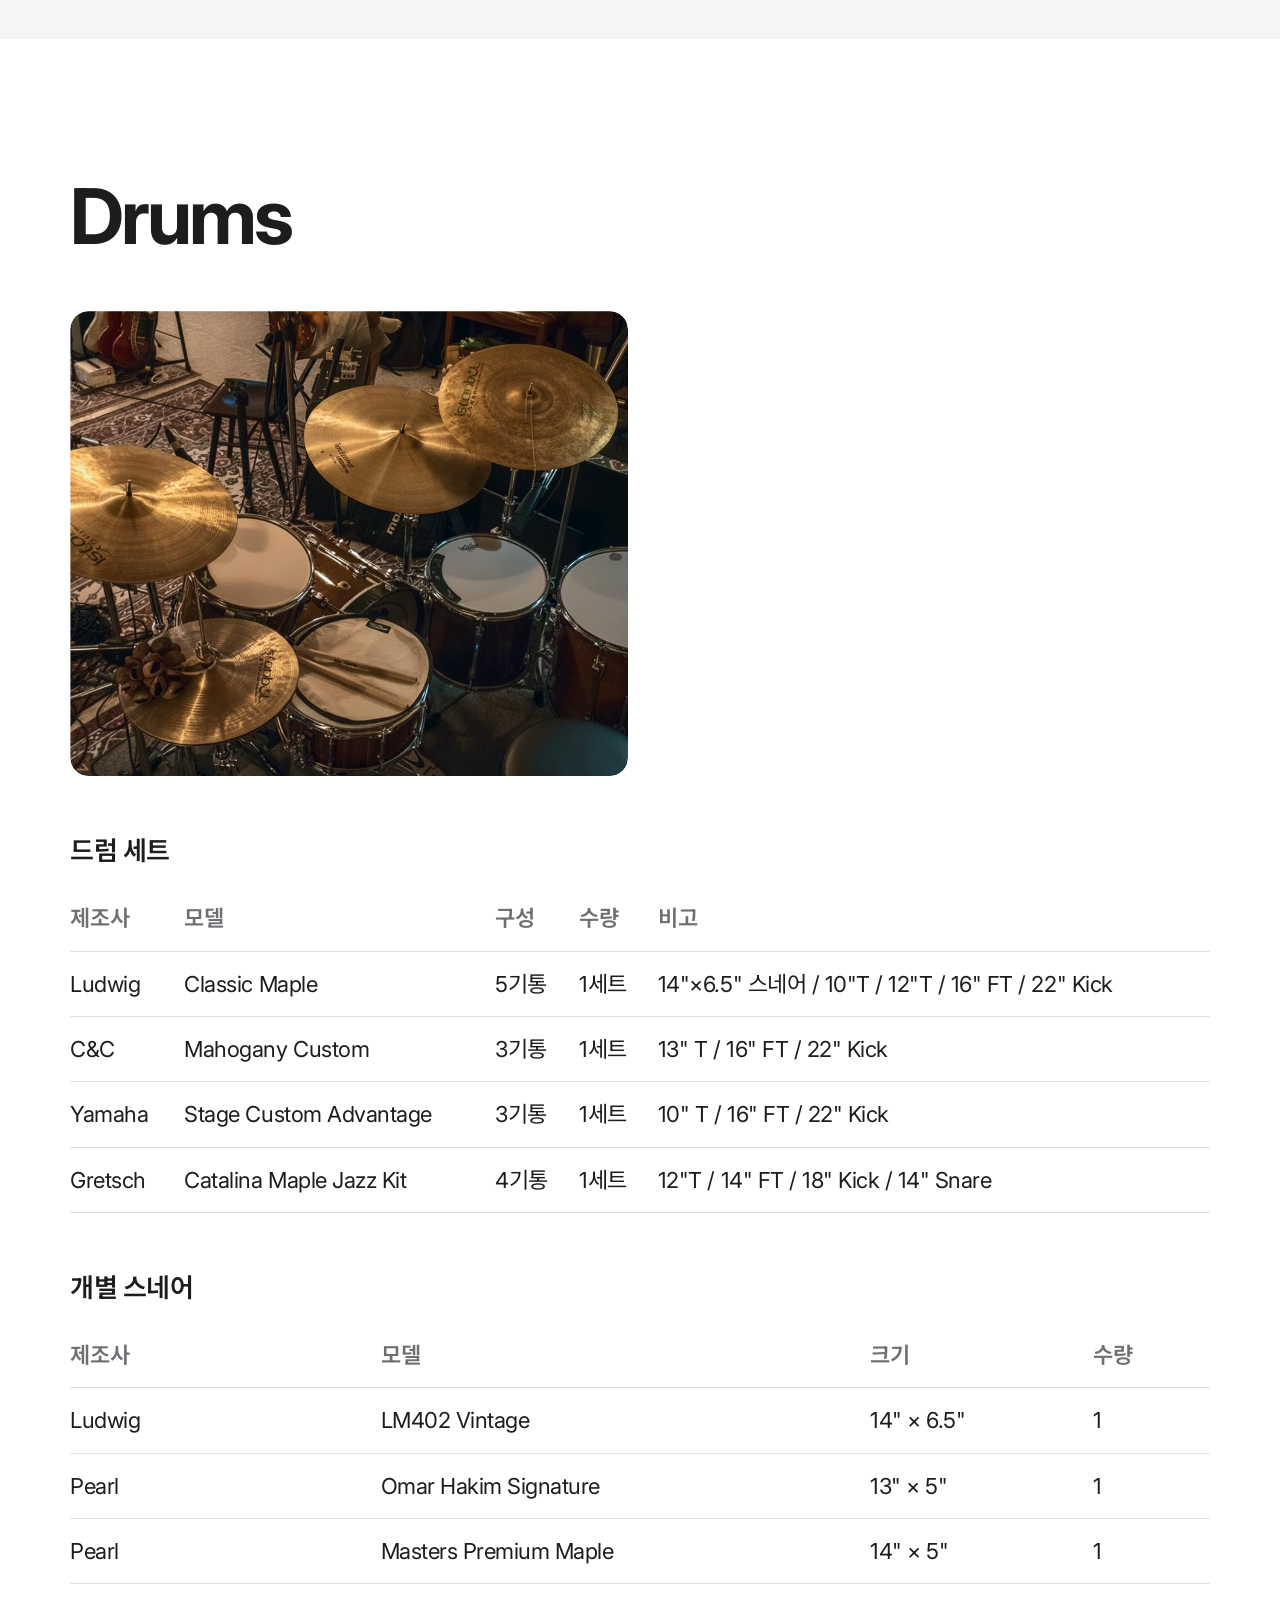
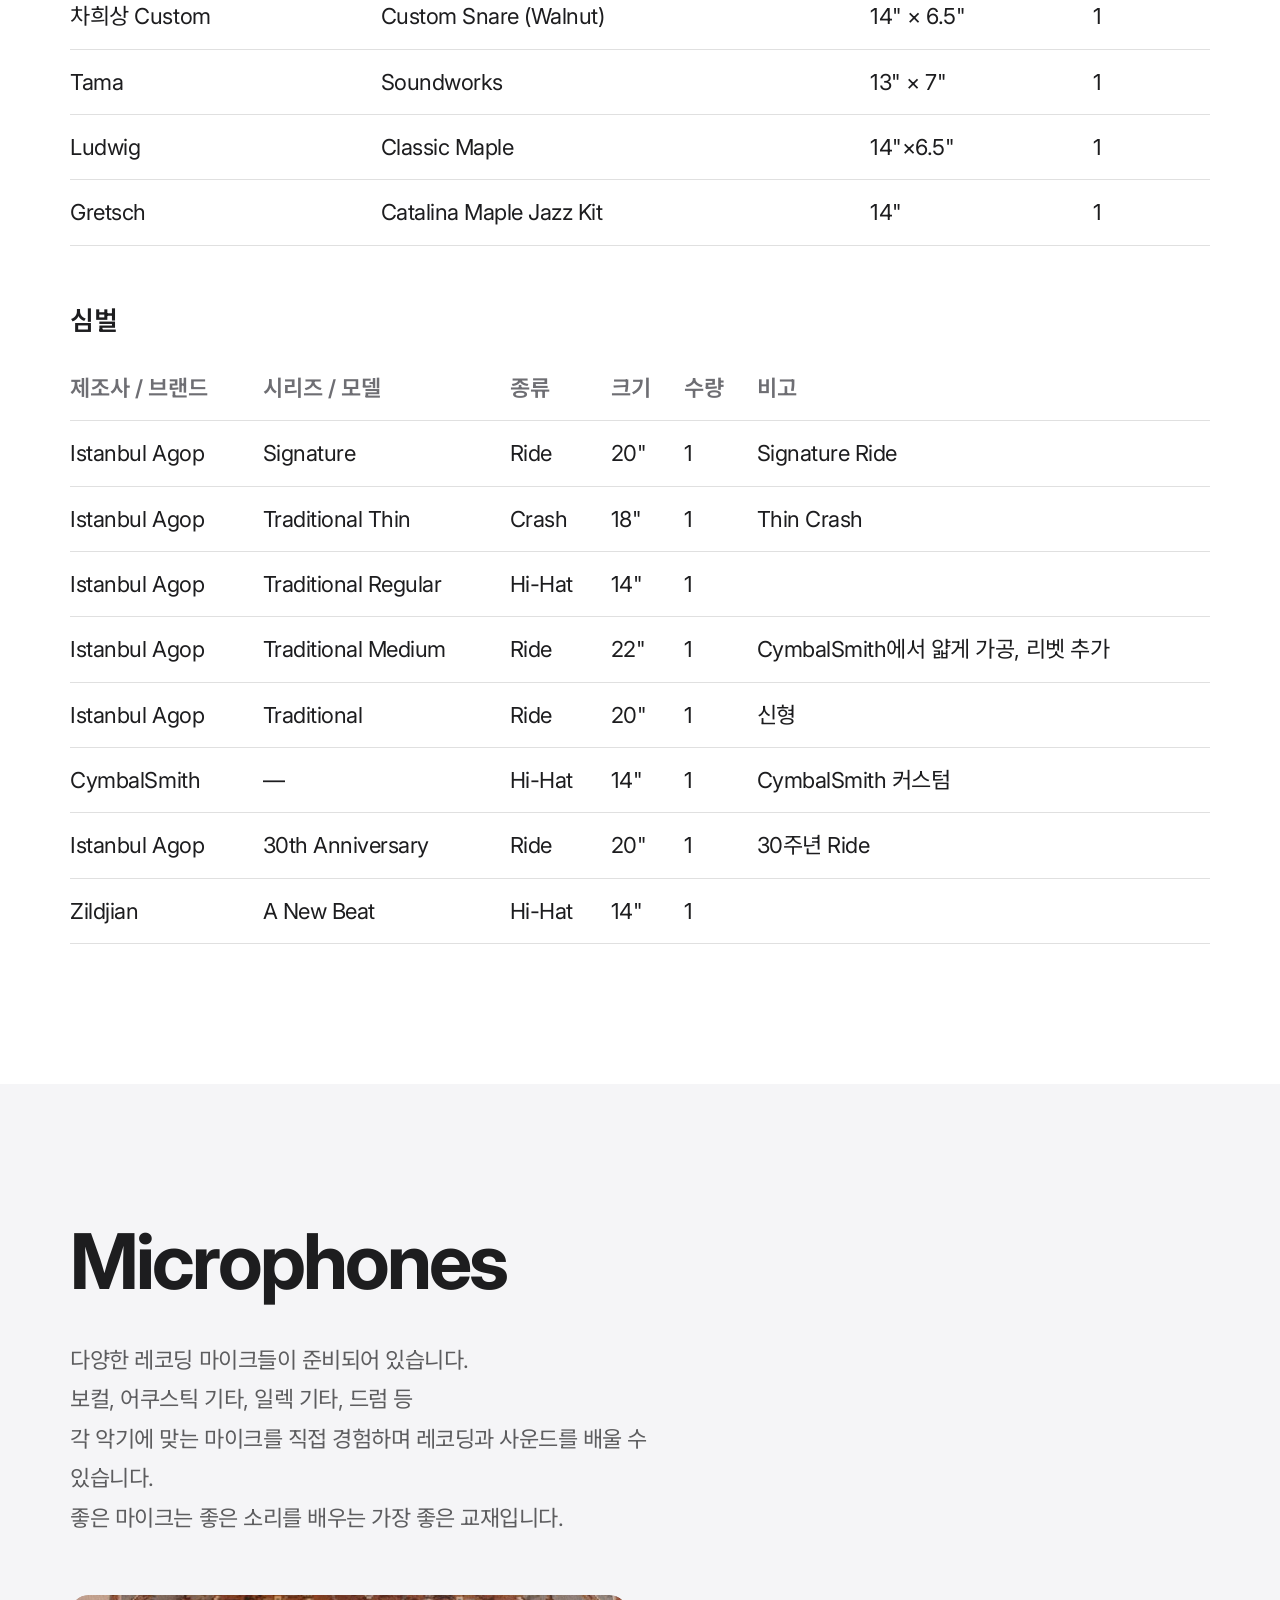
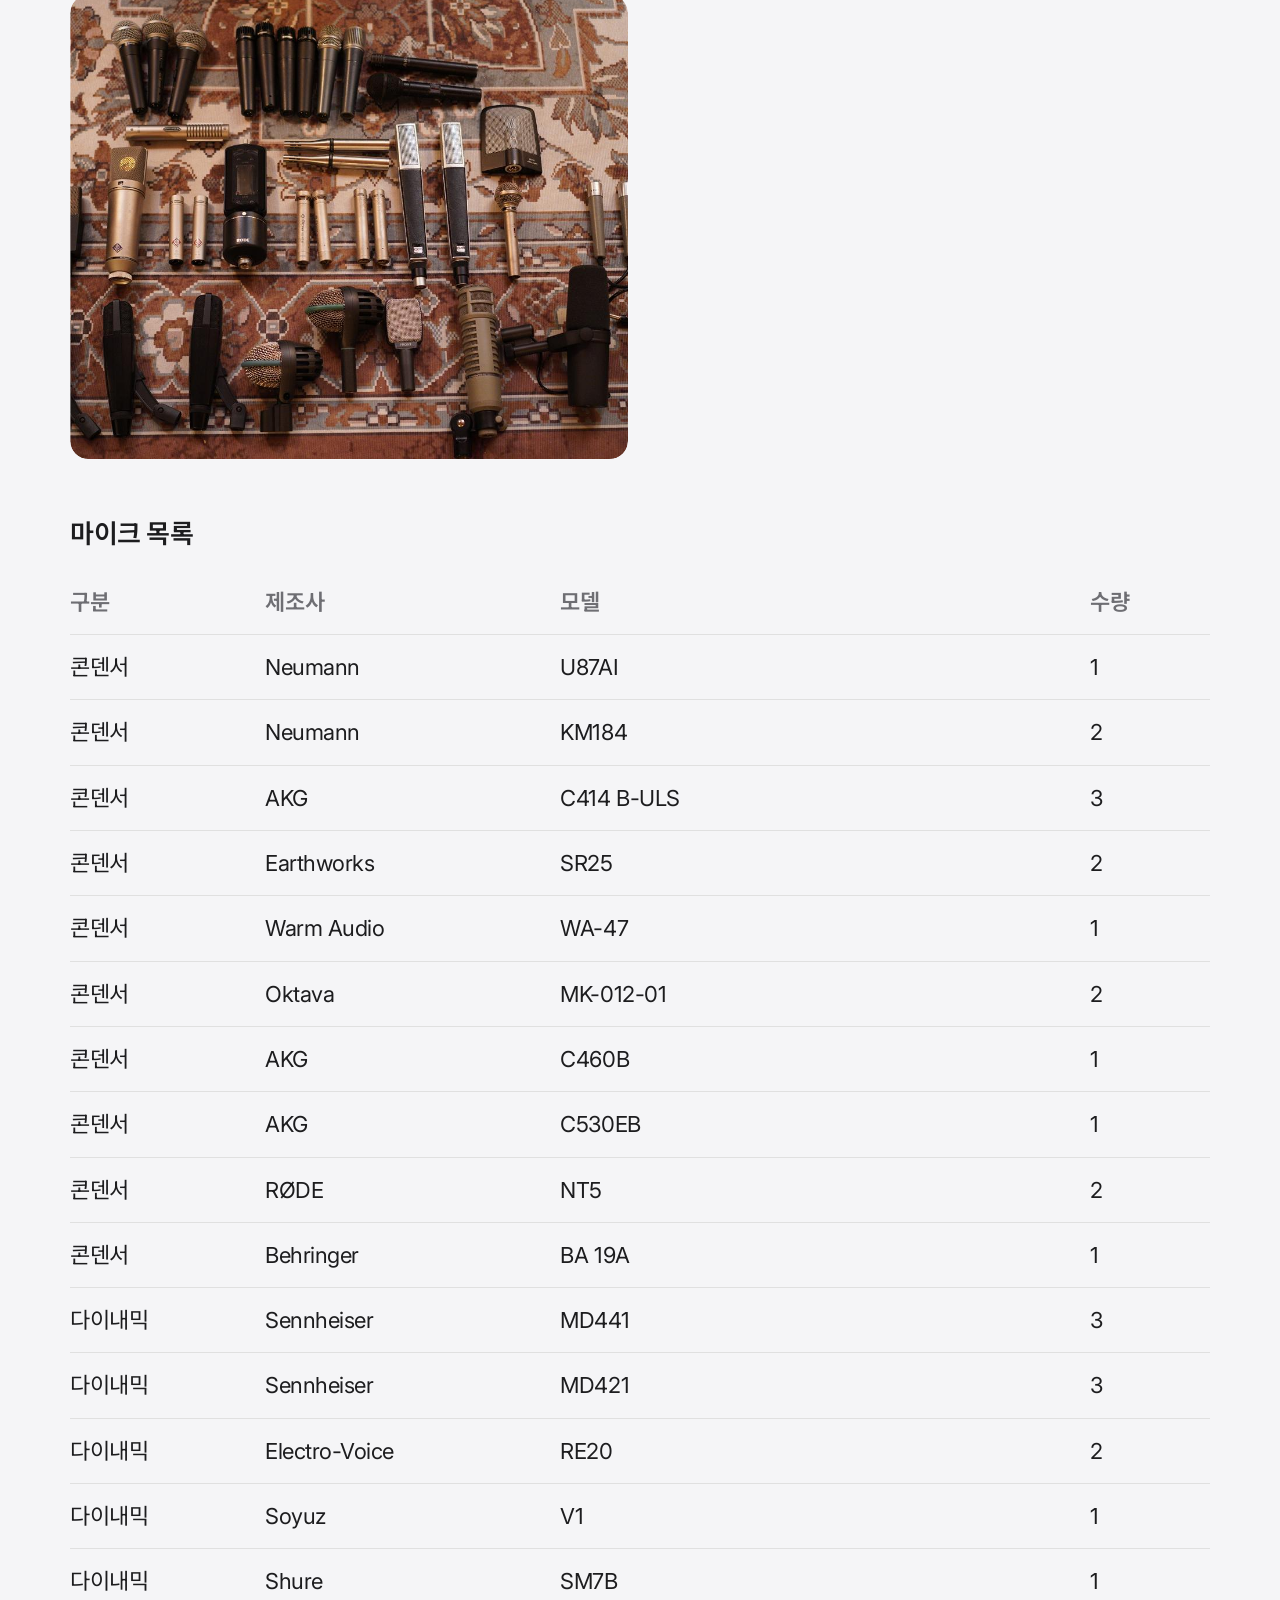
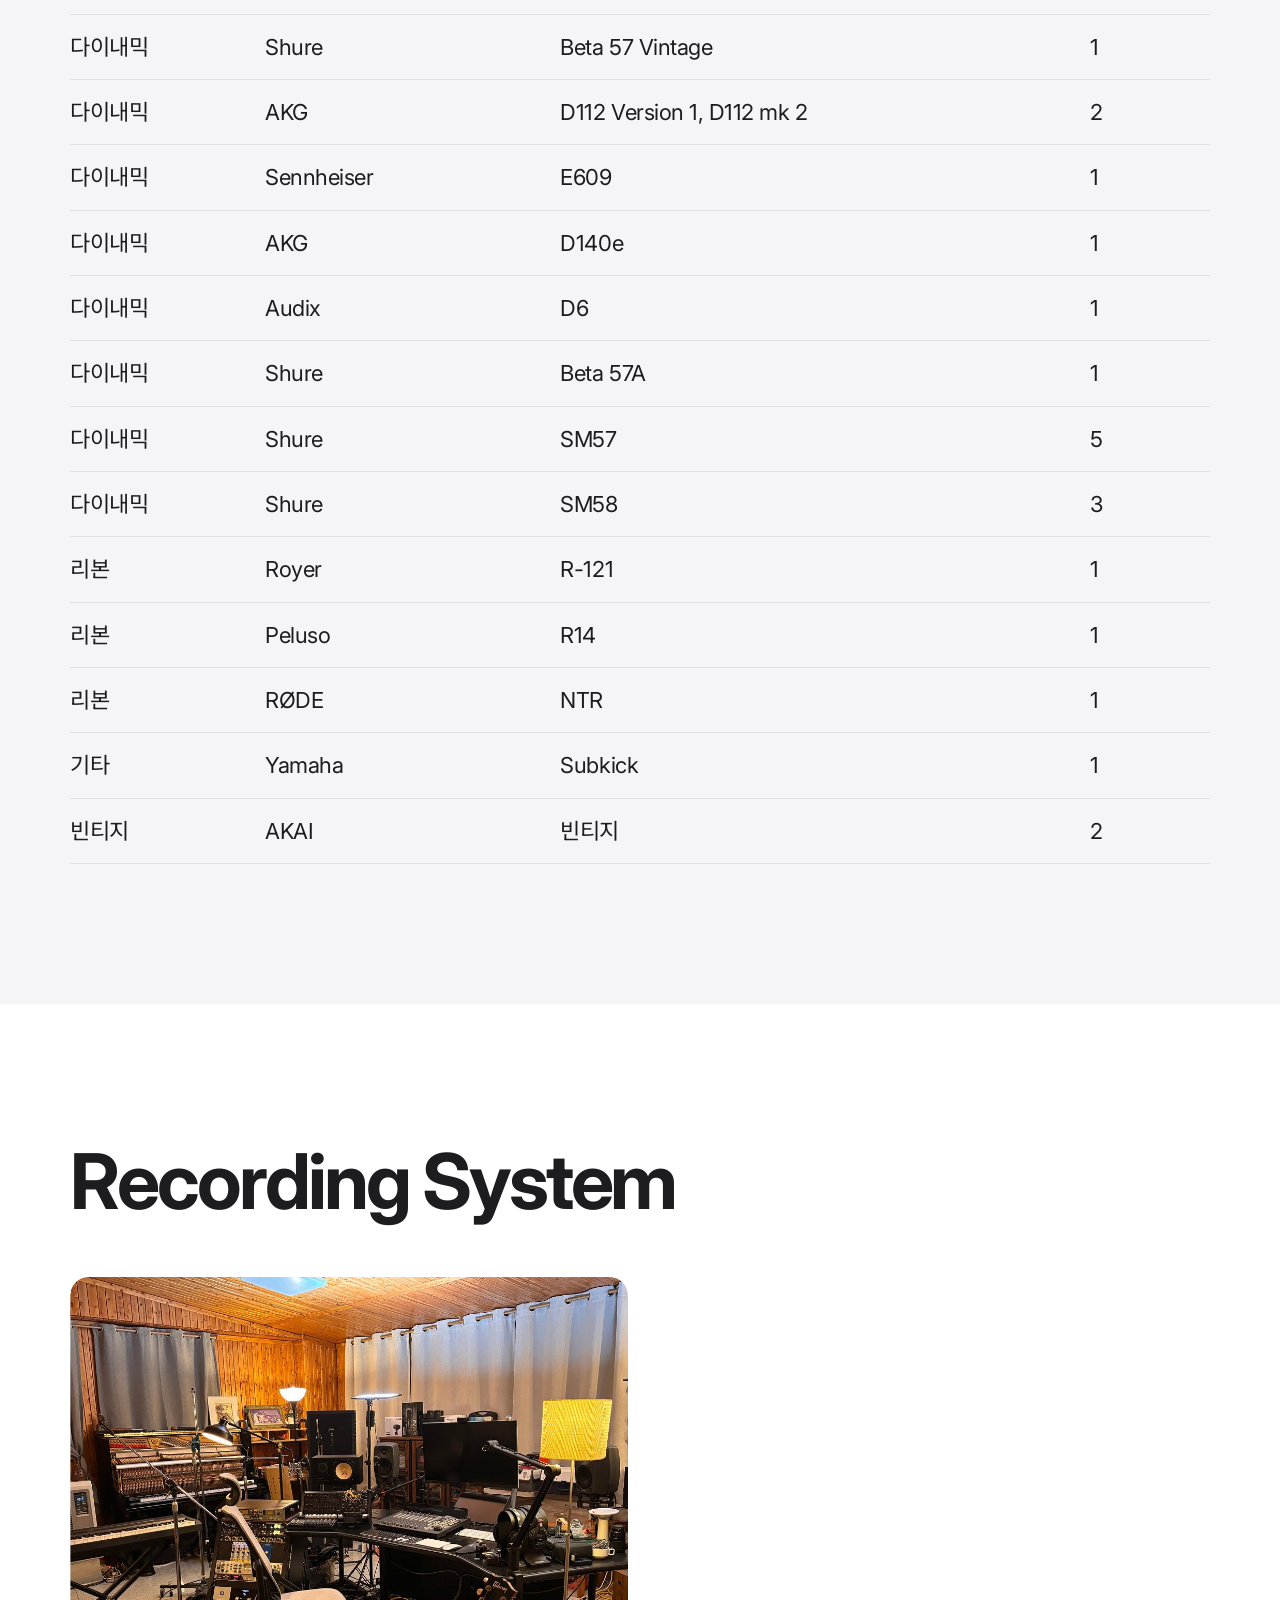
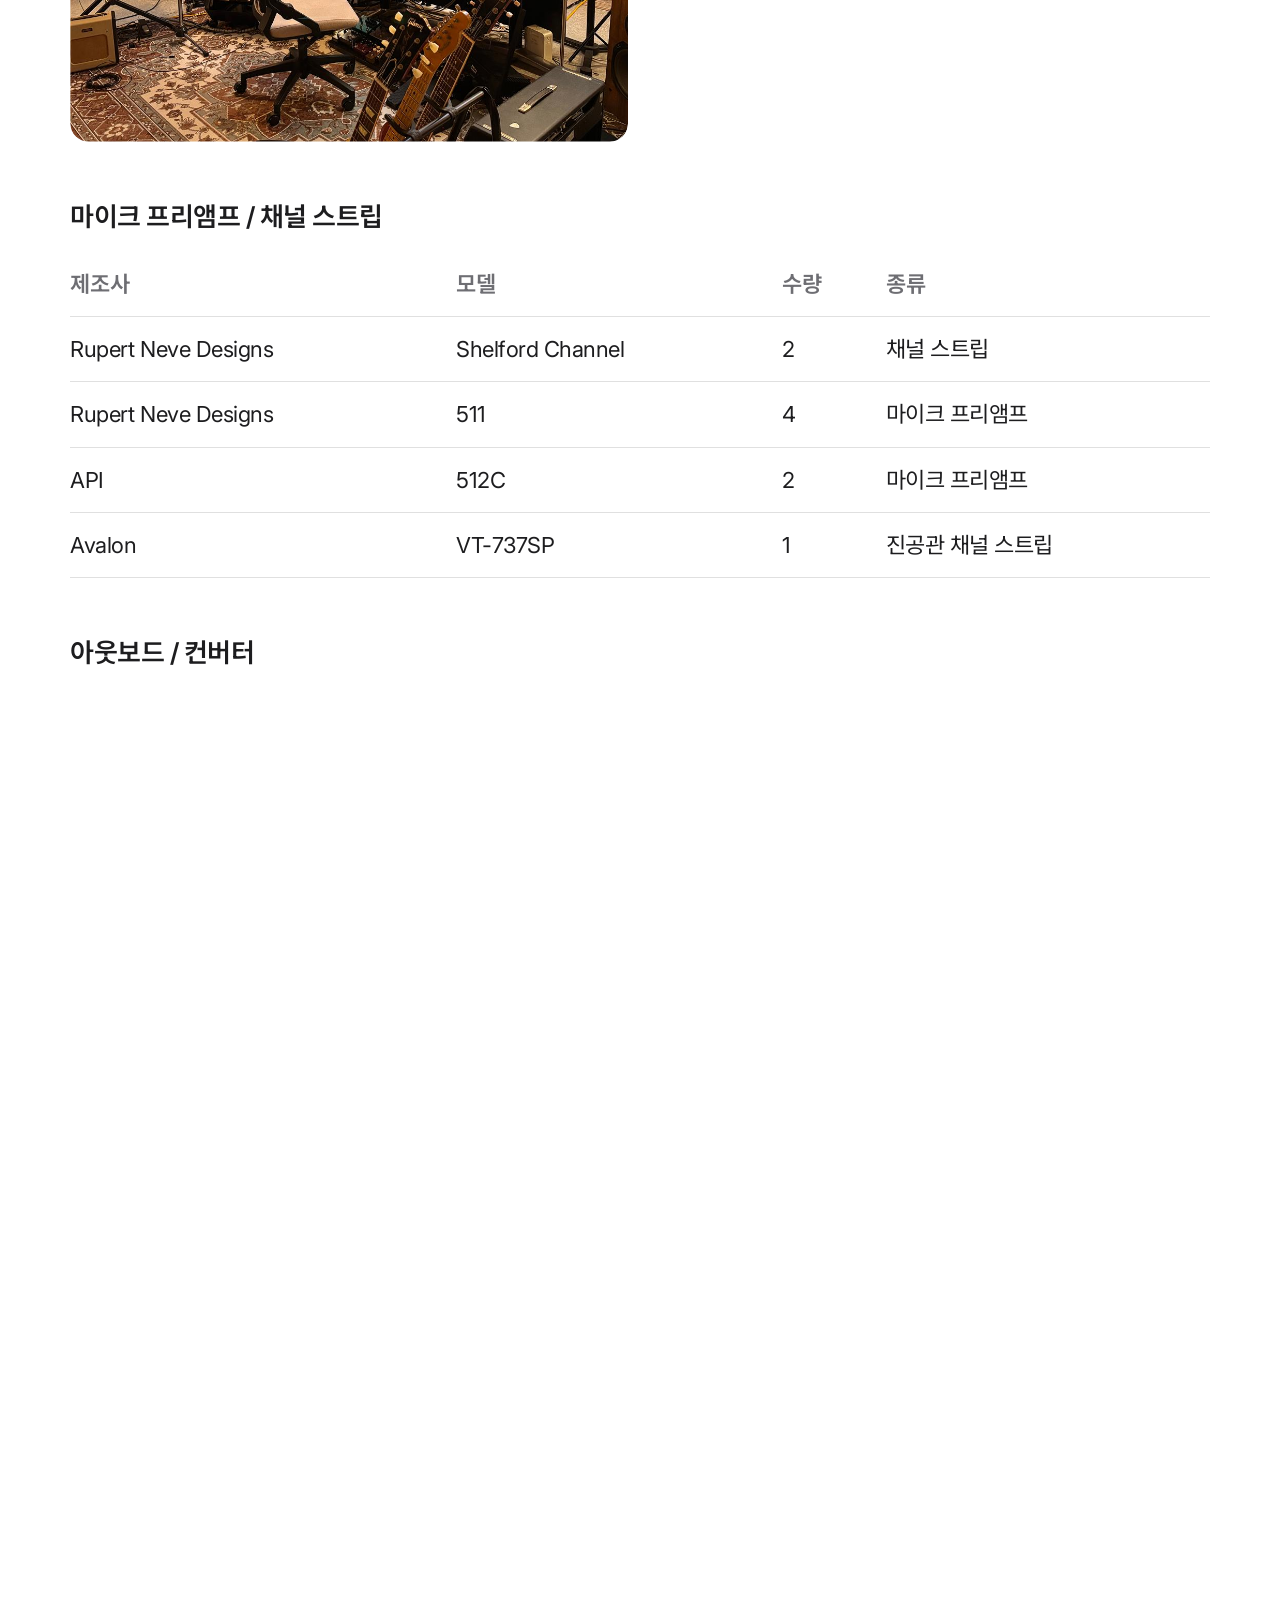
<file: gear.html>
<!DOCTYPE html>
<html lang="ko">
<head>
<!-- ✏️ 여기만 고치면 됨: 장비 설명(설명 준비 중), 푸터의 카카오톡 ID / 이메일. 장비 추가는 표의 <tr> 행 복사 -->
<meta charset="utf-8">
<meta name="viewport" content="width=device-width, initial-scale=1">
<title>Sound & Space — Wavetone Studio</title>
<meta name="description" content="웨이브톤 스튜디오의 장비 — 빈티지 페달, 앰프, 레코딩 마이크, 드럼, 아웃보드.">
<link rel="canonical" href="https://sungju3115.github.io/wavetone_studio/gear.html">
<meta property="og:type" content="website">
<meta property="og:title" content="Sound & Space — Wavetone Studio">
<meta property="og:description" content="빈티지 페달, 앰프, 레코딩 마이크를 직접 경험할 수 있는 스튜디오.">
<meta property="og:image" content="https://sungju3115.github.io/wavetone_studio/images/g-6445.jpg">
<meta property="og:url" content="https://sungju3115.github.io/wavetone_studio/gear.html">
<meta name="twitter:card" content="summary_large_image">
<meta name="theme-color" content="#000000">
<link rel="icon" href="favicon.svg" type="image/svg+xml">
<link rel="preconnect" href="https://fonts.googleapis.com">
<link rel="preconnect" href="https://fonts.gstatic.com" crossorigin>
<link rel="stylesheet" href="https://fonts.googleapis.com/css2?family=Inter:wght@300;400;600;700&amp;family=Noto+Sans+KR:wght@400;500;600;700&amp;display=swap">
<link rel="stylesheet" href="style.css">
<link rel="stylesheet" href="apple.css">
<script>document.documentElement.classList.add('m-js');</script>
</head>
<body>
<div class="page">

  <nav class="site-nav" aria-label="주 메뉴">
    <a class="brand" href="index.html">Wavetone Studio™</a>
    <div class="nav-links">
      <a href="about.html">About</a>
      <a href="gear.html" class="active">Sound & Space</a>
      <a href="lesson.html">Lesson</a>
      <a href="https://www.instagram.com/wavetone_st/" target="_blank" rel="noopener">Contact</a>
    </div>
    <button class="hamburger" aria-label="메뉴 열기">☰</button>
  </nav>
  <div class="menu-backdrop" aria-hidden="true"></div>
  <div class="mobile-menu" aria-label="모바일 메뉴">
    <button class="menu-close" aria-label="메뉴 닫기">×</button>
    <a href="index.html">Home</a>
    <a href="about.html">About</a>
    <a href="gear.html" class="active">Sound & Space</a>
    <a href="lesson.html">Lesson</a>
    <a href="https://www.instagram.com/wavetone_st/" target="_blank" rel="noopener">Contact</a>
  </div>

  <section class="page-head">
    <h1 class="page-title">Sound & Space</h1>
    <p class="page-lede" style="font-weight: 400;">레코딩 스튜디오 수준의 장비를 사용해보면서 사운드를 배웁니다.</p>
  </section>

  <section class="gear-section" aria-label="페달">
    <h2 class="h-section" data-reveal>Pedals</h2>
    <p class="page-sub" data-reveal>웨이브톤 스튜디오에는 다양한 기타 페달들도 준비되어 있습니다.<br>다양한 페달들을 직접 사용하며 사운드 메이킹을 배울 수 있습니다.<br>록과 블루스, 클래식 레코딩에서 사용되던<br>다양한 페달 사운드를 직접 경험해보세요.</p>
    <div class="gear-features">
      <!-- ✏️ 장비 추가는 이 블록(gear-card) 복사 -->
      <div class="gear-card" data-reveal>
        <img src="images/k-003.jpg" alt="빈티지·부티크 기타 페달보드">
      </div>
    </div>
    <h3 class="table-title" data-reveal>페달 목록</h3>
    <div class="table-wrap" data-reveal>
      <table class="info-table">
        <thead><tr><th>모델</th><th>구분</th></tr></thead>
        <tbody>
          <tr><td>Vintage Fuzz Face</td><td>Fuzz</td></tr>
          <tr><td>79 ProCo Tone RAT</td><td>Distortion</td></tr>
          <tr><td>84 Rat</td><td>Distortion</td></tr>
          <tr><td>Octavo Fuzz</td><td>Octave Fuzz</td></tr>
          <tr><td>Boutique Pedals 등</td><td>—</td></tr>
        </tbody>
      </table>
    </div>
  </section>

  <section class="gear-section" aria-label="앰프">
    <h2 class="h-section" data-reveal>Amps</h2>
    <p class="page-sub" data-reveal>여러 오리지널 빈티지 기타 앰프들과 모던한 앰프들이 준비되어 있습니다.<br>각 앰프마다 다른 캐릭터의 기타 사운드를 직접 경험할 수 있습니다.<br>기타는 결국 “소리”로 배우는 악기입니다.</p>
    <div class="gear-features">
      <div class="gear-card" data-reveal>
        <img src="images/k-008.jpg" alt="1966 Fender Super Reverb 앰프">
      </div>
      <div class="gear-card" data-reveal>
        <img src="images/g-6445.jpg" alt="빈티지 Fender 앰프 진열">
      </div>
    </div>
    <h3 class="table-title" data-reveal>기타 앰프</h3>
    <div class="table-wrap" data-reveal>
      <table class="info-table">
        <thead><tr><th>제조사</th><th>모델</th><th>수량</th></tr></thead>
        <tbody>
          <tr><td>Fender</td><td>Super Reverb 1966 Original</td><td>1</td></tr>
          <tr><td>Fender</td><td>Tremolux 1964 Original</td><td>1</td></tr>
          <tr><td>Fender</td><td>Deluxe Reverb 65 Reissue</td><td>1</td></tr>
          <tr><td>Marshall</td><td>1974X Handwired</td><td>1</td></tr>
          <tr><td>Fender</td><td>Tweed Bassman</td><td>1</td></tr>
          <tr><td>Fender</td><td>DeVille</td><td>1</td></tr>
          <tr><td>Fender</td><td>Blues Deluxe</td><td>1</td></tr>
          <tr><td>Fender</td><td>Blues Junior</td><td>1</td></tr>
          <tr><td>Fender</td><td>Champion 600</td><td>1</td></tr>
          <tr><td>Westloke</td><td>Tweed Champ "Calmdock"</td><td>1</td></tr>
          <tr><td>Vox</td><td>AC15</td><td>1</td></tr>
          <tr><td>Vox / Bruno</td><td>TB18C1</td><td>1</td></tr>
          <tr><td>Vox / Bruno</td><td>TB35C1</td><td>1</td></tr>
          <tr><td>Blackstar</td><td>Artisan 15</td><td>1</td></tr>
          <tr><td>AER</td><td>Compact 60 IV</td><td>1</td></tr>
          <tr><td>Roland</td><td>Jazz Chorus-120 Original</td><td>1</td></tr>
          <tr><td>WavCustom</td><td>CST 22W Head</td><td>1</td></tr>
          <tr><td>미상</td><td>소형 연습용 앰프</td><td>2</td></tr>
        </tbody>
      </table>
    </div>
    <h3 class="table-title" data-reveal>베이스 앰프</h3>
    <div class="table-wrap" data-reveal>
      <table class="info-table">
        <thead><tr><th>제조사</th><th>모델</th><th>수량</th><th>비고</th></tr></thead>
        <tbody>
          <tr><td>Markbass</td><td>Little Mark III</td><td>1</td><td>베이스 앰프 헤드</td></tr>
          <tr><td>Markbass</td><td>CMD JB Players School</td><td>1</td><td>베이스 콤보</td></tr>
          <tr><td>Ampeg</td><td>BA-108</td><td>1</td><td>베이스 콤보</td></tr>
        </tbody>
      </table>
    </div>
  </section>

  <section class="gear-section" aria-label="악기">
    <h2 class="h-section" data-reveal>Instruments</h2>
    <div class="gear-features">
      <div class="gear-card" data-reveal>
        <img src="images/guitars-wall.jpg" alt="스탠드에 진열된 일렉·어쿠스틱 기타들">
      </div>
    </div>
    <h3 class="table-title" data-reveal>일렉트릭 기타</h3>
    <div class="table-wrap" data-reveal>
      <table class="info-table">
        <thead><tr><th>제조사</th><th>모델</th><th>수량</th></tr></thead>
        <tbody>
          <tr><td>Gibson</td><td>ES-335 1966 Original</td><td>1</td></tr>
          <tr><td>Gibson</td><td>'59 Historic Murphy Lab Light Aged</td><td>1</td></tr>
          <tr><td>Gibson</td><td>SG 61 Maestro Vibrola</td><td>1</td></tr>
          <tr><td>Gibson</td><td>SG Classic p90</td><td>1</td></tr>
          <tr><td>Fender Custom Shop</td><td>Limited Edition '64 Stratocaster</td><td>1</td></tr>
          <tr><td>Fender Custom Shop</td><td>Limited Edition '52 Telecaster</td><td>1</td></tr>
          <tr><td>Fender</td><td>'62 Reissue 90's</td><td>1</td></tr>
          <tr><td>Fender</td><td>'57 Reissue 90's</td><td>1</td></tr>
          <tr><td>Fender</td><td>Standard Stratocaster Mod</td><td>1</td></tr>
        </tbody>
      </table>
    </div>
    <h3 class="table-title" data-reveal>어쿠스틱 기타</h3>
    <div class="table-wrap" data-reveal>
      <table class="info-table">
        <thead><tr><th>제조사</th><th>모델</th><th>수량</th></tr></thead>
        <tbody>
          <tr><td>Martin</td><td>Ceo-7</td><td>1</td></tr>
          <tr><td>Martin</td><td>D-35</td><td>1</td></tr>
          <tr><td>Taylor</td><td>GS Mini</td><td>1</td></tr>
        </tbody>
      </table>
    </div>
    <h3 class="table-title" data-reveal>클래식 기타</h3>
    <div class="table-wrap" data-reveal>
      <table class="info-table">
        <thead><tr><th>제조사</th><th>모델</th><th>수량</th></tr></thead>
        <tbody>
          <tr><td>Takamine</td><td>Hirade TH-8SS</td><td>1</td></tr>
          <tr><td>엄태창</td><td>250호</td><td>1</td></tr>
        </tbody>
      </table>
    </div>
    <h3 class="table-title" data-reveal>베이스 기타</h3>
    <div class="table-wrap" data-reveal>
      <table class="info-table">
        <thead><tr><th>제조사</th><th>모델</th><th>수량</th></tr></thead>
        <tbody>
          <tr><td>Fender</td><td>'61 Reissue Bass</td><td>1</td></tr>
          <tr><td>Custom</td><td>P Bass</td><td>1</td></tr>
        </tbody>
      </table>
    </div>
    <h3 class="table-title" data-reveal>피아노</h3>
    <div class="table-wrap" data-reveal>
      <table class="info-table">
        <thead><tr><th>제조사</th><th>수량</th></tr></thead>
        <tbody>
          <tr><td>삼익 피아노</td><td>1대</td></tr>
          <tr><td>영창 피아노</td><td>1대</td></tr>
        </tbody>
      </table>
    </div>
  </section>

  <section class="gear-section" aria-label="드럼">
    <h2 class="h-section" data-reveal>Drums</h2>
    <div class="gear-features">
      <div class="gear-card" data-reveal>
        <img src="images/drums.jpg" alt="합주실의 드럼 세트와 Istanbul Agop 심벌">
      </div>
    </div>
    <h3 class="table-title" data-reveal>드럼 세트</h3>
    <div class="table-wrap" data-reveal>
      <table class="info-table">
        <thead><tr><th>제조사</th><th>모델</th><th>구성</th><th>수량</th><th>비고</th></tr></thead>
        <tbody>
          <tr><td>Ludwig</td><td>Classic Maple</td><td>5기통</td><td>1세트</td><td>14"×6.5" 스네어 / 10"T / 12"T / 16" FT / 22" Kick</td></tr>
          <tr><td>C&amp;C</td><td>Mahogany Custom</td><td>3기통</td><td>1세트</td><td>13" T / 16" FT / 22" Kick</td></tr>
          <tr><td>Yamaha</td><td>Stage Custom Advantage</td><td>3기통</td><td>1세트</td><td>10" T / 16" FT / 22" Kick</td></tr>
          <tr><td>Gretsch</td><td>Catalina Maple Jazz Kit</td><td>4기통</td><td>1세트</td><td>12"T / 14" FT / 18" Kick / 14" Snare</td></tr>
        </tbody>
      </table>
    </div>
    <h3 class="table-title" data-reveal>개별 스네어</h3>
    <div class="table-wrap" data-reveal>
      <table class="info-table">
        <thead><tr><th>제조사</th><th>모델</th><th>크기</th><th>수량</th></tr></thead>
        <tbody>
          <tr><td>Ludwig</td><td>LM402 Vintage</td><td>14" × 6.5"</td><td>1</td></tr>
          <tr><td>Pearl</td><td>Omar Hakim Signature</td><td>13" × 5"</td><td>1</td></tr>
          <tr><td>Pearl</td><td>Masters Premium Maple</td><td>14" × 5"</td><td>1</td></tr>
          <tr><td>차희상 Custom</td><td>Custom Snare (Walnut)</td><td>14" × 6.5"</td><td>1</td></tr>
          <tr><td>Tama</td><td>Soundworks</td><td>13" × 7"</td><td>1</td></tr>
          <tr><td>Ludwig</td><td>Classic Maple</td><td>14"×6.5"</td><td>1</td></tr>
          <tr><td>Gretsch</td><td>Catalina Maple Jazz Kit</td><td>14"</td><td>1</td></tr>
        </tbody>
      </table>
    </div>
    <h3 class="table-title" data-reveal>심벌</h3>
    <div class="table-wrap" data-reveal>
      <table class="info-table">
        <thead><tr><th>제조사 / 브랜드</th><th>시리즈 / 모델</th><th>종류</th><th>크기</th><th>수량</th><th>비고</th></tr></thead>
        <tbody>
          <tr><td>Istanbul Agop</td><td>Signature</td><td>Ride</td><td>20"</td><td>1</td><td>Signature Ride</td></tr>
          <tr><td>Istanbul Agop</td><td>Traditional Thin</td><td>Crash</td><td>18"</td><td>1</td><td>Thin Crash</td></tr>
          <tr><td>Istanbul Agop</td><td>Traditional Regular</td><td>Hi-Hat</td><td>14"</td><td>1</td><td></td></tr>
          <tr><td>Istanbul Agop</td><td>Traditional Medium</td><td>Ride</td><td>22"</td><td>1</td><td>CymbalSmith에서 얇게 가공, 리벳 추가</td></tr>
          <tr><td>Istanbul Agop</td><td>Traditional</td><td>Ride</td><td>20"</td><td>1</td><td>신형</td></tr>
          <tr><td>CymbalSmith</td><td>—</td><td>Hi-Hat</td><td>14"</td><td>1</td><td>CymbalSmith 커스텀</td></tr>
          <tr><td>Istanbul Agop</td><td>30th Anniversary</td><td>Ride</td><td>20"</td><td>1</td><td>30주년 Ride</td></tr>
          <tr><td>Zildjian</td><td>A New Beat</td><td>Hi-Hat</td><td>14"</td><td>1</td><td></td></tr>
        </tbody>
      </table>
    </div>
  </section>

  <section class="gear-section" aria-label="마이크">
    <h2 class="h-section" data-reveal>Microphones</h2>
    <p class="page-sub" data-reveal>다양한 레코딩 마이크들이 준비되어 있습니다.<br>보컬, 어쿠스틱 기타, 일렉 기타, 드럼 등<br>각 악기에 맞는 마이크를 직접 경험하며 레코딩과 사운드를 배울 수 있습니다.<br>좋은 마이크는 좋은 소리를 배우는 가장 좋은 교재입니다.</p>
    <div class="gear-features">
      <div class="gear-card" data-reveal>
        <img src="images/k-006.jpg" alt="Neumann, AKG 등 레코딩 마이크 컬렉션">
      </div>
    </div>
    <h3 class="table-title" data-reveal>마이크 목록</h3>
    <div class="table-wrap" data-reveal>
      <table class="info-table">
        <thead><tr><th>구분</th><th>제조사</th><th>모델</th><th>수량</th></tr></thead>
        <tbody>
          <tr><td>콘덴서</td><td>Neumann</td><td>U87AI</td><td>1</td></tr>
          <tr><td>콘덴서</td><td>Neumann</td><td>KM184</td><td>2</td></tr>
          <tr><td>콘덴서</td><td>AKG</td><td>C414 B-ULS</td><td>3</td></tr>
          <tr><td>콘덴서</td><td>Earthworks</td><td>SR25</td><td>2</td></tr>
          <tr><td>콘덴서</td><td>Warm Audio</td><td>WA-47</td><td>1</td></tr>
          <tr><td>콘덴서</td><td>Oktava</td><td>MK-012-01</td><td>2</td></tr>
          <tr><td>콘덴서</td><td>AKG</td><td>C460B</td><td>1</td></tr>
          <tr><td>콘덴서</td><td>AKG</td><td>C530EB</td><td>1</td></tr>
          <tr><td>콘덴서</td><td>RØDE</td><td>NT5</td><td>2</td></tr>
          <tr><td>콘덴서</td><td>Behringer</td><td>BA 19A</td><td>1</td></tr>
          <tr><td>다이내믹</td><td>Sennheiser</td><td>MD441</td><td>3</td></tr>
          <tr><td>다이내믹</td><td>Sennheiser</td><td>MD421</td><td>3</td></tr>
          <tr><td>다이내믹</td><td>Electro-Voice</td><td>RE20</td><td>2</td></tr>
          <tr><td>다이내믹</td><td>Soyuz</td><td>V1</td><td>1</td></tr>
          <tr><td>다이내믹</td><td>Shure</td><td>SM7B</td><td>1</td></tr>
          <tr><td>다이내믹</td><td>Shure</td><td>Beta 57 Vintage</td><td>1</td></tr>
          <tr><td>다이내믹</td><td>AKG</td><td>D112 Version 1, D112 mk 2</td><td>2</td></tr>
          <tr><td>다이내믹</td><td>Sennheiser</td><td>E609</td><td>1</td></tr>
          <tr><td>다이내믹</td><td>AKG</td><td>D140e</td><td>1</td></tr>
          <tr><td>다이내믹</td><td>Audix</td><td>D6</td><td>1</td></tr>
          <tr><td>다이내믹</td><td>Shure</td><td>Beta 57A</td><td>1</td></tr>
          <tr><td>다이내믹</td><td>Shure</td><td>SM57</td><td>5</td></tr>
          <tr><td>다이내믹</td><td>Shure</td><td>SM58</td><td>3</td></tr>
          <tr><td>리본</td><td>Royer</td><td>R-121</td><td>1</td></tr>
          <tr><td>리본</td><td>Peluso</td><td>R14</td><td>1</td></tr>
          <tr><td>리본</td><td>RØDE</td><td>NTR</td><td>1</td></tr>
          <tr><td>기타</td><td>Yamaha</td><td>Subkick</td><td>1</td></tr>
          <tr><td>빈티지</td><td>AKAI</td><td>빈티지</td><td>2</td></tr>
        </tbody>
      </table>
    </div>
  </section>

  <section class="gear-section" aria-label="레코딩 시스템">
    <h2 class="h-section" data-reveal>Recording System</h2>
    <div class="gear-features">
      <div class="gear-card" data-reveal>
        <img src="images/k-005.jpg" alt="컨트롤 룸 — 아웃보드 랙과 레코딩 데스크">
      </div>
    </div>
    <h3 class="table-title" data-reveal>마이크 프리앰프 / 채널 스트립</h3>
    <div class="table-wrap" data-reveal>
      <table class="info-table">
        <thead><tr><th>제조사</th><th>모델</th><th>수량</th><th>종류</th></tr></thead>
        <tbody>
          <tr><td>Rupert Neve Designs</td><td>Shelford Channel</td><td>2</td><td>채널 스트립</td></tr>
          <tr><td>Rupert Neve Designs</td><td>511</td><td>4</td><td>마이크 프리앰프</td></tr>
          <tr><td>API</td><td>512C</td><td>2</td><td>마이크 프리앰프</td></tr>
          <tr><td>Avalon</td><td>VT-737SP</td><td>1</td><td>진공관 채널 스트립</td></tr>
        </tbody>
      </table>
    </div>
    <h3 class="table-title" data-reveal>아웃보드 / 컨버터</h3>
    <div class="table-wrap" data-reveal>
      <table class="info-table">
        <thead><tr><th>제조사</th><th>모델</th><th>수량</th><th>종류</th></tr></thead>
        <tbody>
          <tr><td>Amek / Rupert Neve Designs</td><td>9098 Dual Compressor</td><td>1</td><td>듀얼 컴프레서</td></tr>
          <tr><td>Apogee</td><td>Symphony</td><td>1</td><td>오디오 인터페이스 / 컨버터</td></tr>
          <tr><td>Apogee</td><td>AD-16X</td><td>1</td><td>16채널 A/D 컨버터</td></tr>
          <tr><td>RME</td><td>Digiface</td><td>1</td><td>D/D Bridge</td></tr>
        </tbody>
      </table>
    </div>
    <h3 class="table-title" data-reveal>믹서 / 콘솔</h3>
    <div class="table-wrap" data-reveal>
      <table class="info-table">
        <thead><tr><th>제조사</th><th>모델</th><th>수량</th><th>종류</th></tr></thead>
        <tbody>
          <tr><td>Sony</td><td>SRP-V200</td><td>1</td><td>믹서</td></tr>
          <tr><td>Sony</td><td>MXP-290</td><td>1</td><td>믹서</td></tr>
        </tbody>
      </table>
    </div>
    <h3 class="table-title" data-reveal>모니터링 시스템</h3>
    <div class="table-wrap" data-reveal>
      <table class="info-table">
        <thead><tr><th>제조사</th><th>모델</th><th>종류</th></tr></thead>
        <tbody>
          <tr><td>Focal</td><td>Trio 6 Be</td><td>메인 모니터</td></tr>
          <tr><td>Genelec</td><td>8030</td><td>스튜디오 모니터</td></tr>
          <tr><td>Yamaha</td><td>NS-10M</td><td>스튜디오 모니터</td></tr>
        </tbody>
      </table>
    </div>
  </section>

  <footer class="footer-sub">
    <div class="brand">Wavetone Studio™</div>
    <!-- ✏️ 카카오톡 ID / 이메일 교체 -->
    <div class="contact-lines">
      <a href="https://www.instagram.com/wavetone_st/" target="_blank" rel="noopener" style="text-decoration: none;"><span style="font-weight: 600;">인스타그램</span> <span style="font-weight: 400;">@wavetone_st</span></a><br>
      <span style="font-weight: 600;">카카오톡</span> <span style="font-weight: 400;">준비 중</span><br>
      <span style="font-weight: 600;">이메일</span> <span style="font-weight: 400;">준비 중</span>
      <!-- 전화번호: 사업자 등록 후 활성화 예정
      <br><a href="tel:000-0000-0000">전화 000-0000-0000</a>
      -->
    </div>
  </footer>
</div>

<script>
(function () {
  var $ = function (s) { return document.querySelector(s); };
  var $$ = function (s) { return Array.prototype.slice.call(document.querySelectorAll(s)); };
  var menu = $('.mobile-menu'), backdrop = $('.menu-backdrop');
  function setMenu(open) { menu.classList.toggle('open', open); backdrop.classList.toggle('open', open); }
  $('.hamburger').addEventListener('click', function () { setMenu(true); });
  $('.menu-close').addEventListener('click', function () { setMenu(false); });
  backdrop.addEventListener('click', function () { setMenu(false); });
  $$('.mobile-menu a').forEach(function (a) { a.addEventListener('click', function () { setMenu(false); }); });
  var io = new IntersectionObserver(function (es) {
    es.forEach(function (en) {
      if (en.isIntersecting) {
        en.target.classList.add('is-in');
      } else if (en.boundingClientRect.top > window.innerHeight) {
        en.target.classList.remove('is-in');
      }
    });
  }, { threshold: 0.15 });
  $$('[data-reveal]').forEach(function (el) { io.observe(el); });
})();
</script>
<script src="motion.js"></script>
</body>
</html>
</file>
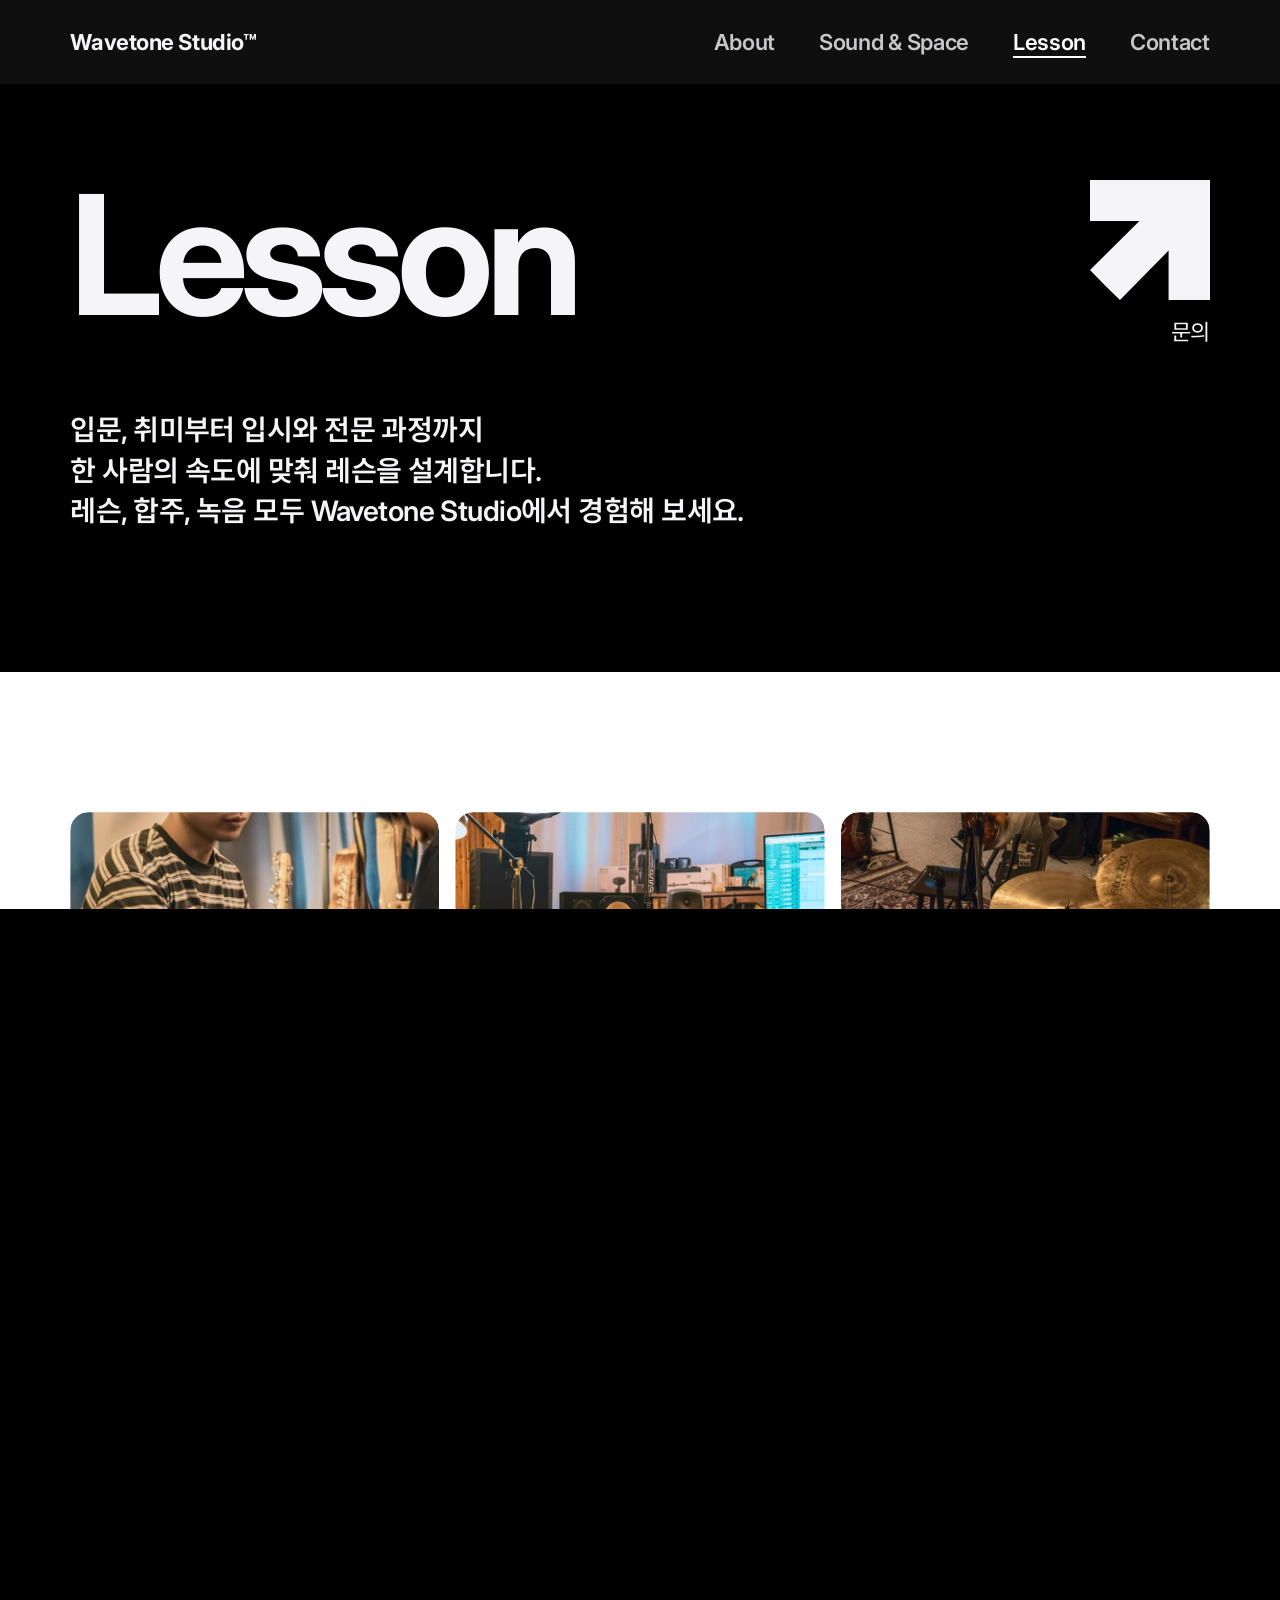
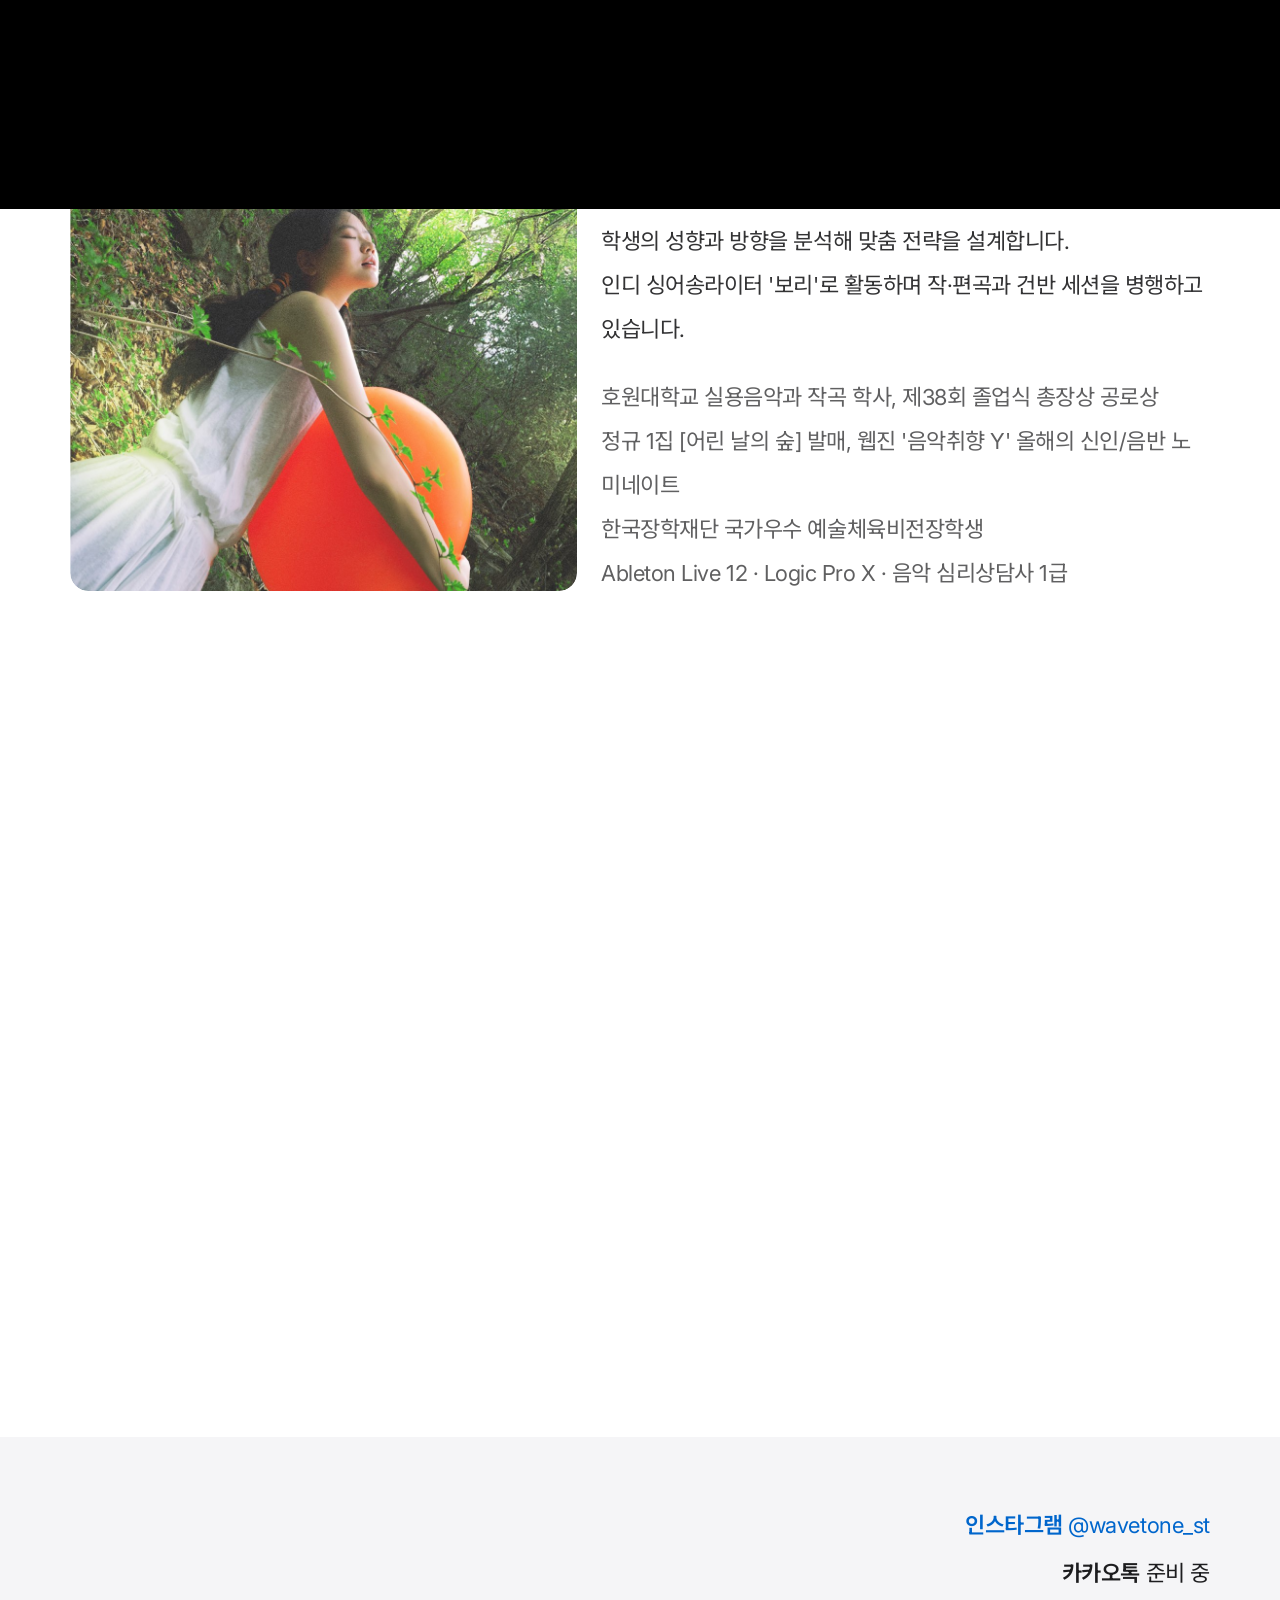
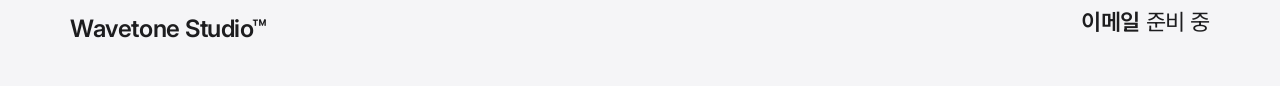
<file: lesson.html>
<!DOCTYPE html>
<html lang="ko">
<head>
<!-- ✏️ 여기만 고치면 됨: 강사 이름·경력, 푸터의 카카오톡 ID / 이메일 -->
<meta charset="utf-8">
<meta name="viewport" content="width=device-width, initial-scale=1">
<title>Lesson — Wavetone Studio</title>
<meta name="description" content="일렉 기타 개인 레슨, 녹음·믹싱, 밴드 합주 — 수강료 안내와 문의.">
<link rel="canonical" href="https://sungju3115.github.io/wavetone_studio/lesson.html">
<meta property="og:type" content="website">
<meta property="og:title" content="Lesson — Wavetone Studio">
<meta property="og:description" content="한 사람의 속도에 맞춰 설계하는 기타 레슨, 녹음, 합주. 동해 웨이브톤 스튜디오.">
<meta property="og:image" content="https://sungju3115.github.io/wavetone_studio/images/lesson-strat.jpg">
<meta property="og:url" content="https://sungju3115.github.io/wavetone_studio/lesson.html">
<meta name="twitter:card" content="summary_large_image">
<meta name="theme-color" content="#000000">
<link rel="icon" href="favicon.svg" type="image/svg+xml">
<link rel="preconnect" href="https://fonts.googleapis.com">
<link rel="preconnect" href="https://fonts.gstatic.com" crossorigin>
<link rel="stylesheet" href="https://fonts.googleapis.com/css2?family=Inter:wght@300;400;600;700&amp;family=Noto+Sans+KR:wght@400;500;600;700&amp;display=swap">
<link rel="stylesheet" href="style.css">
<link rel="stylesheet" href="apple.css">
<script>document.documentElement.classList.add('m-js');</script>
</head>
<body>
<div class="page">

  <nav class="site-nav" aria-label="주 메뉴">
    <a class="brand" href="index.html">Wavetone Studio™</a>
    <div class="nav-links">
      <a href="about.html">About</a>
      <a href="gear.html">Sound & Space</a>
      <a href="lesson.html" class="active">Lesson</a>
      <a href="https://www.instagram.com/wavetone_st/" target="_blank" rel="noopener">Contact</a>
    </div>
    <button class="hamburger" aria-label="메뉴 열기">☰</button>
  </nav>
  <div class="menu-backdrop" aria-hidden="true"></div>
  <div class="mobile-menu" aria-label="모바일 메뉴">
    <button class="menu-close" aria-label="메뉴 닫기">×</button>
    <a href="index.html">Home</a>
    <a href="about.html">About</a>
    <a href="gear.html">Sound & Space</a>
    <a href="lesson.html" class="active">Lesson</a>
    <a href="https://www.instagram.com/wavetone_st/" target="_blank" rel="noopener">Contact</a>
  </div>

  <section class="page-head">
    <a class="inquiry-arrow" href="https://www.instagram.com/wavetone_st/" target="_blank" rel="noopener">
      <svg width="120" height="120" viewBox="0 0 142 142" fill="none" xmlns="http://www.w3.org/2000/svg" aria-hidden="true"><path d="M142 0L142 142L93 142L93 83.5L35.5 142L17.5 124.5L-4.65526e-06 106.5L58.5 48.5L-2.12e-06 48.5L0 -6.20702e-06L142 0Z" fill="currentColor"></path></svg>
      <span>문의</span>
    </a>
    <h1 class="page-title">Lesson</h1>
    <p class="page-lede" style="font-weight: 500;">입문, 취미부터 입시와 전문 과정까지<br>한 사람의 속도에 맞춰 레슨을 설계합니다.<br>레슨, 합주, 녹음 모두 Wavetone Studio에서 경험해 보세요.</p>
  </section>

  <section class="class-grid">
    <div class="class-card" data-reveal>
      <div class="img-wrap"><img src="images/lesson-strat.jpg" alt="스트라토캐스터를 연주하는 일렉 기타 레슨 장면"></div>
      <h2>Electric Guitar</h2>
      <p>풍부한 사운드를 경험하며 배우는 기타 레슨</p>
    </div>
    <div class="class-card" data-reveal>
      <div class="img-wrap"><img src="images/recording.jpg" alt="녹음 세션 — 마이크와 레코딩 장비"></div>
      <h2>Recording</h2>
      <p>레코딩 스튜디오 수준의 장비로 진행하는 녹음 & 믹싱</p>
    </div>
    <div class="class-card" data-reveal>
      <div class="img-wrap"><img src="images/drums.jpg" alt="합주실의 드럼 세트"></div>
      <h2>Ensemble</h2>
      <p>밴드 합주, 함께 연주하며 음악을 완성하는 시간</p>
    </div>
  </section>

  <section class="info-section" aria-label="강사 소개">
    <h2 class="h-section" data-reveal>Tutor</h2>
    <div class="tutor-card" data-reveal>
      <img src="images/tutor-bori-profile.jpg" alt="강사 유보리 프로필 사진">
      <div>
        <p class="name">유보리 <span style="font-size: 18px; font-family: 'Noto Sans KR', sans-serif; opacity: 0.6;">작곡·송라이팅·피아노·미디·화성학</span></p>
        <p style="font-size: 22px; font-weight: 700; line-height: 1.7; margin: 24px 0 0 0;">레슨 경력 5년<br>수강생 100여 명</p>
        <p style="font-size: 16px; line-height: 2; margin: 12px 0 0 0; opacity: 0.9;">호원대학교 실용음악과 작곡 전공<br>학생의 성향과 방향을 분석해 맞춤 전략을 설계합니다.<br>인디 싱어송라이터 '보리'로 활동하며 작·편곡과 건반 세션을 병행하고 있습니다.</p>
        <p class="career" style="font-size: 13px; opacity: 0.7;">호원대학교 실용음악과 작곡 학사, 제38회 졸업식 총장상 공로상<br>정규 1집 [어린 날의 숲] 발매, 웹진 '음악취향 Y' 올해의 신인/음반 노미네이트<br>한국장학재단 국가우수 예술체육비전장학생<br>Ableton Live 12 · Logic Pro X · 음악 심리상담사 1급</p>
      </div>
    </div>

    <div class="profile-acc" data-reveal>
      <details open>
        <summary>입시 결과</summary>
        <div class="acc-wrap"><div class="acc-body">
          <p style="font-size: 18px; font-weight: 600; margin: 0;">2024년부터 2026년까지 합격생 6명을 배출했습니다.</p>
          <p style="margin-top: 10px;">호원대 작곡 수시 조기입학 1명 · 호원대 보컬 1명<br>정화예술대 미디 1명 · 정화예술대 보컬 1명<br>동아방송예술대 보컬 1명 · 한양여대 작곡 1명</p>
        </div></div>
      </details>
      <details>
        <summary>출강 경력</summary>
        <div class="acc-wrap"><div class="acc-body">
          <p style="margin: 0;">현) 퓨즈 실용음악학원 대학로점 (입시 작곡, 화성학, 피아노)<br>현) 인생뮤직 신촌점 (피아노, 작곡, 미디)</p>
          <p style="margin-top: 10px; font-size: 13px; opacity: 0.7;">전) 뮤직스토리 미아점 · 위드피아노 문정점 · 미래예감 실용음악학원 · 가온다 음악원</p>
        </div></div>
      </details>
      <details>
        <summary>레슨 과목</summary>
        <div class="acc-wrap"><div class="acc-body">
          <p style="margin: 0 0 24px 0;">정해진 커리큘럼을 따라가기보다 학생의 현재 위치와 목표에 맞춰 구성합니다.<br>입시반과 전문반은 매주 연습 관리와 개별 케어를 기본으로 합니다.</p>
          <div class="gear-features" style="margin-top: 0;">
            <div class="gear-card">
              <h3>작곡 · 송라이팅</h3>
              <p>포크·발라드·재즈 팝 중심의 노래곡 작곡.<br>· 곡의 구조와 화성을 분석해 자신의 언어로 체화<br>· 습작을 mp3 완성본으로 만드는 과정 지원<br>· 화성학·작사 병행, 연주곡(뉴에이지·영화음악) 수업 가능</p>
            </div>
            <div class="gear-card">
              <h3>피아노</h3>
              <p>취미·입시·연주, 방향에 맞춘 개인 레슨.<br>· 재즈 피아노, 가요 반주, 클래식, 뉴에이지<br>· 밴드 건반 포지션, MTR 활용 등 실전 중심<br>· 리얼북 코드 초견, 리하모니제이션, 편곡</p>
            </div>
            <div class="gear-card">
              <h3>미디 (Ableton Live / Logic Pro)</h3>
              <p>송라이팅과 연결된 미디부터 시퀀싱 집중 수업까지.<br>· 곡 성격에 맞는 편곡과 사운드 설계<br>· 악기 카피와 음향 이론, 믹스까지 직접 경험<br>· 공연용 백킹 트랙(MTR) 제작, 라이브 퍼포먼스 수업 가능</p>
            </div>
            <div class="gear-card">
              <h3>화성학</h3>
              <p>화성학만 집중하고 싶은 분을 위한 단과 수업.<br>· 입시 대비 요점 정리와 문제 풀이<br>· 기초부터 심화까지 흐름 있게 이해</p>
            </div>
          </div>
        </div></div>
      </details>
      <details>
        <summary>아티스트 활동</summary>
        <div class="acc-wrap"><div class="acc-body">
          <p style="margin: 0; line-height: 2.2;"><b>발매</b> &nbsp;정규 1집 [어린 날의 숲] 외 싱글 4장. 타이틀곡 &lt;메아리&gt; 멜론 트랙제로 추천곡 선정<br><b>음원 작업</b> &nbsp;작·편곡, 건반 세션, 광고 BGM 등 26건 참여<br><b>공연</b> &nbsp;2026 통영 프린지 페스티벌 아티스트 선정, 정규 발매 쇼케이스와 단독 공연 포함 25회 이상<br><b>수상</b> &nbsp;KT&amp;G 상상유니브 집현전 2021 우승 · KBS 제42회 근로자 가요제 특별상 · 클럽 빵 신인상</p>
        </div></div>
      </details>
      <details>
        <summary>레슨 철학</summary>
        <div class="acc-wrap"><div class="acc-body">
          <p style="margin: 0; font-size: 16px; line-height: 2;">정답을 제시하기보다 같은 방향을 바라보며 함께 고민합니다.<br>각자의 속도에 맞는 페이스를 찾고, 지치지 않도록 곁에서 지지합니다.<br>먼저 겪은 고민과 시행착오를 나누며 조금 덜 헤매는 길을 함께 찾습니다.</p>
          <p style="margin: 20px 0 0 0; font-size: 13px; opacity: 0.7;">편하게 찾아와 주세요. 보리 드림</p>
        </div></div>
      </details>
    </div>
  </section>

  <footer class="footer-sub">
    <div class="brand">Wavetone Studio™</div>
    <!-- ✏️ 카카오톡 ID / 이메일 교체 -->
    <div class="contact-lines">
      <a href="https://www.instagram.com/wavetone_st/" target="_blank" rel="noopener" style="text-decoration: none;"><span style="font-weight: 600;">인스타그램</span> <span style="font-weight: 400;">@wavetone_st</span></a><br>
      <span style="font-weight: 600;">카카오톡</span> <span style="font-weight: 400;">준비 중</span><br>
      <span style="font-weight: 600;">이메일</span> <span style="font-weight: 400;">준비 중</span>
      <!-- 전화번호: 사업자 등록 후 활성화 예정
      <br><a href="tel:000-0000-0000">전화 000-0000-0000</a>
      -->
    </div>
  </footer>
</div>

<script>
(function () {
  var $ = function (s) { return document.querySelector(s); };
  var $$ = function (s) { return Array.prototype.slice.call(document.querySelectorAll(s)); };
  var menu = $('.mobile-menu'), backdrop = $('.menu-backdrop');
  function setMenu(open) { menu.classList.toggle('open', open); backdrop.classList.toggle('open', open); }
  $('.hamburger').addEventListener('click', function () { setMenu(true); });
  $('.menu-close').addEventListener('click', function () { setMenu(false); });
  backdrop.addEventListener('click', function () { setMenu(false); });
  $$('.mobile-menu a').forEach(function (a) { a.addEventListener('click', function () { setMenu(false); }); });
  var io = new IntersectionObserver(function (es) {
    es.forEach(function (en) {
      if (en.isIntersecting) {
        en.target.classList.add('is-in');
      } else if (en.boundingClientRect.top > window.innerHeight) {
        en.target.classList.remove('is-in');
      }
    });
  }, { threshold: 0.15 });
  $$('[data-reveal]').forEach(function (el) { io.observe(el); });
})();
</script>
<script>
(function () {
  document.querySelectorAll('.profile-acc details').forEach(function (d) {
    var sum = d.querySelector('summary');
    var wrap = d.querySelector('.acc-wrap');
    var body = d.querySelector('.acc-body');
    if (!sum || !wrap || !body) return;
    var busy = false, closing = false;
    if (d.hasAttribute('open')) wrap.style.height = 'auto';
    function done() {
      busy = false;
      if (closing) { closing = false; d.open = false; }
      else wrap.style.height = 'auto';
    }
    wrap.addEventListener('transitionend', function (e) {
      if (e.target !== wrap || e.propertyName !== 'height') return;
      done();
    });
    sum.addEventListener('click', function (e) {
      e.preventDefault();
      if (busy) return;
      busy = true;
      setTimeout(function () { if (busy) done(); }, 700); /* 안전장치 */
      if (!d.hasAttribute('open')) {
        d.open = true;
        wrap.style.height = '0px';
        requestAnimationFrame(function () {
          requestAnimationFrame(function () { wrap.style.height = body.scrollHeight + 'px'; });
        });
      } else {
        closing = true;
        wrap.style.height = body.scrollHeight + 'px'; /* auto → px so it can animate */
        requestAnimationFrame(function () {
          requestAnimationFrame(function () { wrap.style.height = '0px'; });
        });
      }
    });
  });
})();
</script>
<script src="motion.js"></script>
</body>
</html>
</file>
<file: style.css>
/* ============================================================
   Wavetone Studio v3 — 공통 스타일
   ✏️ 여기만 고치면 됨:
   - 카카오톡 ID / 이메일: 각 html 푸터의 contact-lines
   - 수강료: lesson.html Tuition 표
   - 장비 설명·Vision 문구: gear.html / about.html 플레이스홀더
   ============================================================ */
:root {
  --bg: #0A0A0A;
  --cream: #F4F0DC;
  --navy: #1F2F5E;        /* 스크롤 전환 배경 (짙은 남색) */
  --amber: #C05A2E;       /* 톤다운 웜 포인트 (번트 오렌지) */
  --hairline: rgba(244, 240, 220, 0.25);
}
* { box-sizing: border-box; }
html, body { margin: 0; padding: 0; background: var(--bg); }
html { overflow-x: clip; }
body {
  font-family: 'Noto Sans KR', sans-serif;
  color: var(--cream);
  -webkit-font-smoothing: antialiased;
  overflow-x: clip;
}
a { color: var(--cream); text-decoration: none; }
a:hover { color: var(--amber); }
img { max-width: 100%; }
.anton { font-family: 'Anton', sans-serif; font-weight: 400; }
.sr-only { position: absolute; width: 1px; height: 1px; margin: -1px; padding: 0; overflow: hidden; clip: rect(0 0 0 0); white-space: nowrap; border: 0; }
.muted { opacity: 0.6; }

.page { min-width: 0; width: 100%; margin: 0 auto; background: var(--bg); }

/* ---------- 리빌 모션 ---------- */
[data-reveal] {
  opacity: 0;
  transform: translateY(48px);
  transition: opacity 0.9s cubic-bezier(0.22, 1, 0.36, 1), transform 0.9s cubic-bezier(0.22, 1, 0.36, 1);
}
[data-reveal].is-in { opacity: 1; transform: translateY(0); }

/* ---------- 네비 ---------- */
.site-nav {
  display: flex; justify-content: space-between; align-items: center;
  padding: 24px;
  font-family: 'Anton', sans-serif; font-size: 19px; font-weight: 400;
  text-transform: uppercase; letter-spacing: 0.06em;
}
.site-nav .brand { color: var(--cream); min-height: 44px; display: inline-flex; align-items: center; }
.nav-links { display: flex; gap: 32px; }
.nav-links a { min-height: 44px; display: inline-flex; align-items: center; }
.nav-links a.active { color: var(--amber); }

/* 홈 전용: 고정 + 스크롤 시 슬라이드 인 (데스크톱 전용 JS) */
.site-nav--home {
  position: fixed; top: 0; left: 0; right: 0; width: 100%;
  margin-left: 0;
  z-index: 50; justify-content: flex-end;
  padding: 20px 24px; will-change: transform;
  transform: translateY(var(--nav-y, 200px));
}
.site-nav--home .nav-shift { display: flex; gap: 32px; will-change: transform; }

/* 햄버거 + 모바일 오버레이 */
.hamburger {
  display: none; background: none; border: 1px solid var(--cream);
  color: var(--cream); width: 44px; height: 44px; cursor: pointer;
  font-size: 18px; line-height: 1; padding: 0;
}
.hamburger:active { transform: scale(0.95); }
.menu-backdrop {
  position: fixed; inset: 0; z-index: 99;
  background: rgba(10, 10, 10, 0.5);
  -webkit-backdrop-filter: blur(6px); backdrop-filter: blur(6px);
  opacity: 0; visibility: hidden;
  transition: opacity 0.5s ease, visibility 0.5s;
}
.menu-backdrop.open { opacity: 1; visibility: visible; }
.mobile-menu {
  position: fixed; top: 0; right: 0; bottom: 0; width: 66.666vw; z-index: 100;
  background: var(--navy); display: flex; flex-direction: column;
  align-items: flex-start; justify-content: center; gap: 32px; padding: 24px;
  transform: translateX(100%); visibility: hidden;
  transition: transform 0.5s cubic-bezier(0.22, 1, 0.36, 1), visibility 0.5s;
  box-shadow: -24px 0 48px rgba(0, 0, 0, 0.4);
}
.mobile-menu.open { transform: translateX(0); visibility: visible; }
.mobile-menu a {
  font-family: 'Anton', sans-serif; font-size: 40px;
  text-transform: uppercase; letter-spacing: 0.04em;
  min-height: 44px; display: inline-flex; align-items: center;
}
.mobile-menu a.active { color: var(--amber); }
.menu-close {
  position: absolute; top: 24px; right: 24px;
  background: none; border: 1px solid var(--cream); color: var(--cream);
  width: 44px; height: 44px; font-size: 20px; cursor: pointer; padding: 0;
}

/* ---------- 히어로 (홈) ---------- */
.hero { position: sticky; top: 0; height: 900px; background: var(--bg); z-index: 0; overflow: hidden; }
.hero-slide {
  position: absolute; inset: 0; width: 100%; height: 100%;
  object-fit: cover; opacity: 0; transition: opacity 0.6s ease; z-index: 0;
}
.hero-slide.active { opacity: 0.82; }
.hero-copy { position: absolute; top: 0; left: 0; right: 0; padding: 24px 24px 0 24px; will-change: transform, opacity; }
/* 워드마크: 글자 변형 없이 Anton 원형 + 균일 자간 */
.wordmark {
  font-family: 'Anton', sans-serif; font-weight: 400;
  font-size: clamp(64px, 12.2vw, 175px); line-height: 0.92; margin: 0;
  color: var(--cream); text-transform: uppercase; white-space: nowrap;
  display: flex; justify-content: space-between; letter-spacing: 0.015em;
}
.wordmark .tm { font-size: 0.36em; vertical-align: top; letter-spacing: 0; }
.wordmark-mobile {
  display: none; font-family: 'Anton', sans-serif; font-weight: 400;
  font-size: clamp(72px, 19vw, 120px); line-height: 0.92; margin: 0;
  color: var(--cream); text-transform: uppercase; letter-spacing: 0.015em;
}
.hero-controls {
  position: absolute; right: 20px; bottom: 36px; z-index: 3;
  display: flex; align-items: center; gap: 8px;
}
.hero-controls button {
  background: rgba(10, 10, 10, 0.45); border: 1px solid var(--cream); color: var(--cream);
  width: 44px; height: 44px; font-size: 18px; cursor: pointer; padding: 0; border-radius: 3px;
  transition: background 0.3s ease, color 0.3s ease;
}
.hero-controls button:hover { background: var(--cream); color: var(--bg); }
.hero-controls button:active { transform: scale(0.95); }

/* ---------- 피처드 (홈 남색 섹션) ---------- */
.featured {
  position: relative; z-index: 2; background: var(--bg);
  padding: 96px 24px 120px 24px; color: var(--cream); will-change: background-color;
}
.display-xl {
  font-family: 'Anton', sans-serif; font-weight: 400;
  font-size: clamp(56px, 10.4vw, 150px); line-height: 0.9; margin: 0; text-transform: uppercase;
}
.display-xl.right { text-align: right; }
.featured-lede {
  font-size: 18px; line-height: 1.5; text-transform: uppercase; letter-spacing: 0.04em;
  max-width: 380px; margin: 64px 0 0 0; font-weight: 600;
}
.featured-grid {
  display: grid; grid-template-columns: minmax(0, 1.4fr) minmax(0, 1fr);
  column-gap: 24px; margin-top: 96px; align-items: end;
}
.featured-grid .stack { display: flex; flex-direction: column; gap: 24px; }
.img-frame { position: relative; overflow: hidden; display: block; }
.img-frame img {
  width: 100%; object-fit: cover; display: block;
  transition: transform 0.7s cubic-bezier(0.22, 1, 0.36, 1);
}
.img-frame:hover img { transform: scale(1.03); }
.featured-grid .big img { aspect-ratio: 1.45 / 1; height: auto; }
.featured-grid .small img { aspect-ratio: 2.16 / 1; height: auto; }
.img-frame .frame-label {
  position: absolute; left: 0; right: 0; bottom: 32px; text-align: center; margin: 0;
  font-family: 'Anton', sans-serif; font-size: clamp(24px, 2.8vw, 40px);
  text-transform: uppercase; line-height: 1.1; color: var(--cream);
}
.view-all-row { display: flex; justify-content: flex-end; margin-top: 24px; }
.btn-outline {
  display: inline-flex; align-items: center; justify-content: center; gap: 12px;
  border: 1px solid var(--cream); border-radius: 3px; padding: 10px 22px; min-height: 44px;
  font-size: 12px; font-weight: 500; letter-spacing: 0.1em; text-transform: uppercase;
  color: var(--cream); background: none; cursor: pointer;
  transition: background 0.3s ease, color 0.3s ease;
  font-family: 'Noto Sans KR', sans-serif;
}
.btn-outline:hover { background: var(--cream); color: var(--bg); }
.view-all-row .btn-outline:hover { color: var(--navy); }
.view-all-row .sub { font-size: 12px; opacity: 0.7; font-family: 'Anton', sans-serif; }
.view-all-row .main { font-family: 'Anton', sans-serif; font-size: 14px; }
.subjects {
  display: flex; justify-content: space-between; margin-top: 88px;
  font-family: 'Anton', sans-serif; font-size: 14px; text-transform: uppercase; opacity: 0.8;
}

/* ---------- 서브페이지 공통 ---------- */
.page-head { padding: 100px 24px 0 24px; position: relative; }
.page-title {
  font-family: 'Anton', sans-serif; font-weight: 400;
  font-size: clamp(64px, 11.8vw, 170px); line-height: 0.9; margin: 0; text-transform: uppercase;
}
.page-lede { font-size: clamp(20px, 2vw, 28px); line-height: 1.7; margin: 80px 0 0 0; max-width: 900px; text-wrap: pretty; font-weight: 600; }
.page-sub { font-size: 18px; line-height: 2; margin: 40px 0 0 0; max-width: 600px; opacity: 0.85; }
.page-sub--about { max-width: 700px; }

.split {
  padding: 140px 24px 0 24px;
  display: grid; grid-template-columns: minmax(0, 1fr) minmax(0, 1fr);
  column-gap: 24px; align-items: start;
}
.split img { width: 100%; aspect-ratio: 1.1 / 1; height: auto; object-fit: cover; display: block; }
.split .copy { padding-top: 40px; }
.h-section { font-family: 'Anton', sans-serif; font-weight: 400; font-size: clamp(40px, 5vw, 72px); margin: 0; text-transform: uppercase; }
.split .copy p { font-size: 18px; line-height: 2; margin: 32px 0 0 0; opacity: 0.85; font-weight: 500; }
.split .copy .list { font-size: 16px; opacity: 0.6; }

/* ---------- Vision ---------- */
.vision { padding: 140px 24px 0 24px; }
.vision p { font-size: 18px; line-height: 2; margin: 32px 0 0 0; max-width: 720px; opacity: 0.85; }

/* ---------- 갤러리 ---------- */
.gallery { padding: 180px 24px 0 24px; }
.gallery h2 { font-family: 'Anton', sans-serif; font-weight: 400; font-size: clamp(48px, 8.3vw, 120px); margin: 0 0 56px 0; text-transform: uppercase; }
.gallery-cols { column-count: 3; column-gap: 16px; }
.gallery-cols img { width: 100%; display: block; margin-bottom: 16px; }

/* ---------- 갤러리 라이트박스 ---------- */
.lightbox {
  position: fixed; inset: 0; z-index: 200;
  background: rgba(10, 10, 10, 0.94);
  display: flex; flex-direction: column; align-items: center; justify-content: center; gap: 24px;
  opacity: 0; visibility: hidden; transition: opacity 0.35s ease, visibility 0.35s;
}
.lightbox.open { opacity: 1; visibility: visible; }
.lb-img { max-width: 82vw; max-height: 68vh; object-fit: contain; display: block; }
.lb-thumbs { display: flex; gap: 12px; align-items: center; }
.lb-thumbs img { width: 96px; height: 64px; object-fit: cover; cursor: pointer; opacity: 0.4; transition: opacity 0.25s ease; }
.lb-thumbs img.cur { opacity: 1; }
.lb-close, .lb-prev, .lb-next {
  position: absolute; background: none; border: none; color: var(--cream);
  cursor: pointer; padding: 8px 16px; line-height: 1; z-index: 2;
}
.lb-close { top: 20px; right: 24px; font-size: 36px; }
.lb-prev, .lb-next { top: 50%; transform: translateY(-50%); font-size: 48px; }
.lb-prev { left: 16px; }
.lb-next { right: 16px; }
.lb-prev:hover, .lb-next:hover, .lb-close:hover { color: var(--amber); }
@media (max-width: 767px) {
  .lb-img { max-width: 94vw; }
  .lb-thumbs img { width: 56px; height: 40px; }
}

/* ---------- Gear ---------- */
.gear-section { padding: 140px 24px 0 24px; }
.gear-features { display: grid; grid-template-columns: minmax(0, 1fr) minmax(0, 1fr); gap: 24px; margin-top: 56px; }
.gear-card { }
.gear-card img { width: 100%; aspect-ratio: 1.2 / 1; height: auto; object-fit: cover; display: block; }
.gear-card h3 { font-family: 'Anton', sans-serif; font-weight: 400; font-size: 28px; margin: 20px 0 0 0; text-transform: uppercase; }
.gear-card p { font-size: 15px; line-height: 1.9; margin: 10px 0 0 0; opacity: 0.7; }
.gear-list { font-size: 16px; line-height: 2.2; margin: 48px 0 0 0; opacity: 0.6; max-width: 600px; }
.gear-list b { opacity: 1; }

/* ---------- Lesson ---------- */
.class-grid {
  padding: 120px 24px 0 24px;
  display: grid; grid-template-columns: repeat(3, minmax(0, 1fr)); column-gap: 16px; row-gap: 64px;
}
.class-card .img-wrap { position: relative; }
.class-card img { width: 100%; aspect-ratio: 1 / 1; height: auto; object-fit: cover; display: block; }
.class-card .num { position: absolute; top: 12px; left: 12px; font-size: 12px; font-weight: 700; text-transform: uppercase; }
.class-card h2 { font-family: 'Anton', sans-serif; font-weight: 400; font-size: 40px; margin: 20px 0 0 0; text-transform: uppercase; }
.class-card p { font-size: 16px; line-height: 1.9; margin: 12px 0 0 0; opacity: 0.8; font-weight: 500; }

.inquiry-arrow {
  position: absolute; right: 24px; top: 100px;
  display: flex; flex-direction: column; align-items: flex-end; gap: 16px;
  color: var(--cream);
  transition: transform 0.35s cubic-bezier(0.22, 1, 0.36, 1), color 0.35s ease;
}
.inquiry-arrow:hover { transform: scale(1.12); color: var(--amber); }
.inquiry-arrow span { font-size: 24px; }

.info-section { padding: 140px 24px 0 24px; }
.info-section > p { font-size: 18px; line-height: 2; margin: 32px 0 0 0; opacity: 0.85; }
.table-title { font-size: 18px; font-weight: 600; margin: 56px 0 0 0; }
.table-wrap { overflow-x: auto; margin-top: 40px; -webkit-overflow-scrolling: touch; }
.table-title + .table-wrap { margin-top: 16px; }
.info-table { width: 100%; min-width: 640px; border-collapse: collapse; font-size: 16px; }
.info-table th, .info-table td { border: 1px solid var(--hairline); padding: 16px 20px; text-align: left; }
.info-table th { font-family: 'Anton', sans-serif; font-weight: 400; text-transform: uppercase; letter-spacing: 0.04em; font-size: 15px; }
.info-table td { opacity: 0.85; }

.tutor-card {
  margin-top: 40px; display: grid; grid-template-columns: minmax(0, 1fr) minmax(0, 1.2fr);
  column-gap: 24px; align-items: start;
}
.tutor-card + .tutor-card { margin-top: 64px; }
.tutor-card img { width: 100%; aspect-ratio: 1 / 1.15; height: auto; object-fit: cover; display: block; }
.tutor-card .name { font-family: 'Anton', sans-serif; font-size: 40px; margin: 8px 0 0 0; text-transform: uppercase; }
.tutor-card .career { font-size: 16px; line-height: 2; margin: 24px 0 0 0; opacity: 0.6; }

.profile-acc { margin-top: 56px; border-top: 1px solid var(--hairline); }
.profile-acc details { border-bottom: 1px solid var(--hairline); }
.profile-acc summary {
  cursor: pointer; list-style: none; display: flex; justify-content: space-between; align-items: center;
  padding: 22px 4px; font-size: 18px; font-weight: 600; transition: opacity 0.25s ease;
}
.profile-acc summary::-webkit-details-marker { display: none; }
.profile-acc summary::after { content: '+'; font-family: 'Inter', sans-serif; font-size: 22px; font-weight: 400; opacity: 0.6; transition: transform 0.3s ease; }
.profile-acc details[open] summary::after { transform: rotate(45deg); }
.profile-acc summary:hover { opacity: 0.7; }
.profile-acc .acc-wrap { overflow: hidden; height: 0; transition: height 0.5s cubic-bezier(0.65, 0, 0.35, 1); }
.profile-acc .acc-body { padding: 4px 4px 32px 4px; font-size: 15px; line-height: 2; opacity: 0; transition: opacity 0.35s ease; }
.profile-acc details[open] .acc-body { opacity: 0.9; }

/* ---------- 푸터 ---------- */
.footer-home { position: relative; z-index: 2; background: var(--bg); color: var(--cream); padding: 88px 24px 40px 24px; }
.footer-home .cols { display: grid; grid-template-columns: minmax(0, 1.2fr) minmax(0, 1fr); column-gap: 96px; }
.footer-home .left { display: flex; flex-direction: column; justify-content: space-between; }
.footer-brand { font-family: 'Anton', sans-serif; font-size: 22px; letter-spacing: 0.5em; text-transform: uppercase; line-height: 1.2; }
.footer-tag { font-size: 10px; letter-spacing: 0.12em; text-transform: uppercase; opacity: 0.7; margin-top: 8px; }
.footer-slogan { font-family: 'Anton', sans-serif; font-weight: 400; font-size: clamp(40px, 6.1vw, 88px); line-height: 1.06; margin: 120px 0 0 0; text-transform: uppercase; }
.slogan-mobile { display: none; }
.footer-home .right {
  font-size: 16px; line-height: 2; text-transform: uppercase; text-align: right;
  display: flex; flex-direction: column; justify-content: flex-end; align-items: flex-end; gap: 48px;
}
.contact-map h3 { font-family: 'Anton', sans-serif; font-weight: 400; font-size: 28px; margin: 0 0 16px 0; text-transform: uppercase; }
.contact-map p { font-size: 16px; line-height: 2; margin: 0; }
.contact-map a { text-decoration: underline; text-underline-offset: 4px; }
.contact-lines { font-size: 16px; line-height: 2.2; text-align: right; }
.contact-lines a { text-decoration: underline; text-underline-offset: 4px; }

.footer-sub {
  display: flex; justify-content: space-between; align-items: flex-end;
  border-top: 1px solid var(--hairline); margin-top: 140px; padding: 40px 24px 32px 24px;
  gap: 24px; flex-wrap: wrap;
}
.footer-sub .brand { font-family: 'Anton', sans-serif; font-size: 20px; text-transform: uppercase; letter-spacing: 0.06em; }

/* ============================================================
   초대형 화면 1920px 이상 — 1440 비율 그대로 vw 스케일
   ============================================================ */
@media (min-width: 1920px) {
  .hero { height: min(62.5vw, 100vh); }
  .wordmark { font-size: 12.2vw; }
  .display-xl { font-size: 10.4vw; }
  .page-title { font-size: 11.8vw; }
  .footer-slogan { font-size: 6.1vw; }
  .gallery h2 { font-size: 8.3vw; }
  .h-section { font-size: 5vw; }
  .img-frame .frame-label { font-size: 2.8vw; }
  .page-lede { font-size: 1.95vw; }
}

/* ============================================================
   반응형 — 태블릿 768~1199px
   ============================================================ */
@media (max-width: 1199px) {
  .hero { height: 700px; }
  .featured-lede { max-width: 420px; }
  .footer-home .cols { column-gap: 48px; }
  .class-grid { grid-template-columns: repeat(3, minmax(0, 1fr)); }
  .gallery-cols { column-count: 2; }
  .gear-features { grid-template-columns: 1fr; }
}

/* ============================================================
   반응형 — 모바일 767px 이하
   ============================================================ */
@media (max-width: 767px) {
  body { font-size: 14px; }
  .nav-links, .site-nav--home .nav-shift { display: none; }
  .hamburger { display: inline-flex; align-items: center; justify-content: center; }
  .site-nav { padding: 16px; }
  .site-nav--home { justify-content: flex-end; padding: 16px; }
  .page-lede { font-size: 17px; }
  .page-sub, .split .copy p, .info-section > p, .class-card p, .contact-map p, .vision p { font-size: 14px; }
  .split .copy .list, .tutor-card .career, .gear-list { font-size: 13px; }
  .featured-lede { font-size: 14px; }
  .info-table { font-size: 13px; }
  .footer-home .right { font-size: 14px; }

  .hero { height: 560px; }
  .hero-copy { padding: 76px 16px 0 16px; }
  .wordmark { display: none; }
  .wordmark-mobile { display: block; }
  .hero-controls { right: 12px; bottom: 24px; }

  .featured { padding: 72px 16px 88px 16px; }
  .featured-grid { grid-template-columns: 1fr; row-gap: 24px; margin-top: 64px; }
  .featured-lede { margin-top: 48px; }
  .subjects { display: none; }

  .page-head { padding: 72px 16px 0 16px; }
  .page-lede { margin-top: 48px; }
  .split { grid-template-columns: 1fr; row-gap: 32px; padding: 96px 16px 0 16px; }
  .split .copy { padding-top: 0; }
  .vision { padding: 96px 16px 0 16px; }
  .gallery { padding: 120px 16px 0 16px; }
  .gallery-cols { column-count: 1; }
  .gear-section { padding: 96px 16px 0 16px; }
  .class-grid { grid-template-columns: 1fr; padding: 80px 16px 0 16px; }
  .inquiry-arrow { position: absolute; right: 16px; top: 72px; align-items: flex-end; gap: 8px; }
  .inquiry-arrow svg { width: 56px; height: 56px; }
  .inquiry-arrow span { font-size: 15px; }
  .info-section { padding: 96px 16px 0 16px; }
  .tutor-card { grid-template-columns: 1fr; row-gap: 24px; }

  .footer-home { padding: 72px 16px 32px 16px; }
  .footer-home .cols { grid-template-columns: 1fr; row-gap: 48px; }
  .footer-home .right { text-align: left; align-items: flex-start; }
  .contact-lines { text-align: left; }
  .footer-slogan { margin-top: 64px; }
  .footer-sub { flex-direction: column; align-items: flex-start; margin-top: 96px; padding: 32px 16px 24px 16px; }
}
</file>
<file: apple.css>
/* ============================================================
   Wavetone Studio v5 — Apple Design System 레이어 (style.css 위에 덮어씀)
   ============================================================ */
:root {
  --display: "SF Pro Display", -apple-system, BlinkMacSystemFont, "Inter", "Apple SD Gothic Neo", "Noto Sans KR", sans-serif;
  --text: "SF Pro Text", -apple-system, BlinkMacSystemFont, "Inter", "Apple SD Gothic Neo", "Noto Sans KR", sans-serif;
  --ink: #1d1d1f;
  --parchment: #f5f5f7;
  --action: #0066cc;
  --sky: #2997ff;
  --ez: cubic-bezier(0.19, 1, 0.22, 1);
  --ez-io: cubic-bezier(0.76, 0, 0.24, 1);
  /* 라이트 기본 */
  --bg: #ffffff;
  --cream: #1d1d1f;
  --amber: #0066cc;
  --hairline: #e0e0e0;
}
/* 다크 타일 스코프 */
.hero, .page-head, .site-nav, .mobile-menu, .lightbox, .m-cursor-scope {
  --cream: #f5f5f7;
  --amber: #2997ff;
  --hairline: rgba(255, 255, 255, 0.18);
}
html, body { background: #fff; }
body { font-family: var(--text); font-size: 17px; line-height: 1.47; letter-spacing: -0.022em; color: var(--ink); }
.page { background: #fff; }
a:hover { color: var(--amber); }

/* 디스플레이 타이포 전면 교체 (Anton → SF Pro Display) */
.anton, .site-nav, .wordmark, .wordmark-mobile, .img-frame .frame-label, .display-xl,
.view-all-row .sub, .view-all-row .main, .page-title, .h-section, .gallery h2, .gear-card h3,
.class-card h2, .info-table th, .tutor-card .name, .footer-brand, .footer-slogan, .contact-map h3,
.footer-sub .brand, .mobile-menu a {
  font-family: var(--display); font-weight: 600; text-transform: none;
}

/* ---------- 글로벌 네비: 프로스티드 다크 바 ---------- */
.site-nav, .site-nav--home {
  position: fixed; top: 0; left: 0; right: 0; z-index: 60;
  height: 84px; padding: 0 32px; transform: none !important;
  background: rgba(22, 22, 23, 0.72);
  -webkit-backdrop-filter: saturate(180%) blur(20px); backdrop-filter: saturate(180%) blur(20px);
  font-family: var(--text); font-size: 22px; font-weight: 600; letter-spacing: -0.015em;
  color: #f5f5f7; justify-content: space-between;
  transition: transform 0.6s var(--ez), background 0.4s ease;
}
.site-nav--home::before { content: 'Wavetone Studio™'; font-family: var(--display); font-weight: 700; font-size: 26px; letter-spacing: -0.02em; margin-right: auto; }
.site-nav .brand { font-family: var(--display); font-weight: 700; font-size: 26px; letter-spacing: -0.02em; color: #f5f5f7; }
.nav-links, .site-nav--home .nav-shift { gap: 44px; }
.nav-links a { white-space: nowrap; color: rgba(245, 245, 247, 0.8); position: relative; transition: color 0.3s ease; }
.nav-links a:hover, .nav-links a.active { color: #fff; }
.nav-links a::after {
  content: ''; position: absolute; left: 0; right: 0; bottom: 6px; height: 2px; background: #fff;
  transform: scaleX(0); transform-origin: right; transition: transform 0.5s var(--ez);
}
.nav-links a:hover::after, .nav-links a.active::after { transform: scaleX(1); transform-origin: left; }
.hamburger { border: none; color: #f5f5f7; font-size: 20px; }

/* ---------- 모바일 메뉴 ---------- */
.mobile-menu { background: #000; box-shadow: none; }
.mobile-menu a { font-size: 36px; letter-spacing: -0.03em; color: #f5f5f7; opacity: 0; transform: translateX(40px); transition: opacity 0.6s var(--ez), transform 0.8s var(--ez), color 0.3s; }
.mobile-menu.open a { opacity: 1; transform: none; }
.mobile-menu.open a:nth-of-type(1) { transition-delay: 0.10s; }
.mobile-menu.open a:nth-of-type(2) { transition-delay: 0.16s; }
.mobile-menu.open a:nth-of-type(3) { transition-delay: 0.22s; }
.mobile-menu.open a:nth-of-type(4) { transition-delay: 0.28s; }
.mobile-menu.open a:nth-of-type(5) { transition-delay: 0.34s; }
.menu-close { border: none; }

/* ---------- 히어로 ---------- */
.hero { height: 100vh; min-height: 640px; background: #000; }
.hero::after { content: ''; position: absolute; inset: 0; background: #000; opacity: var(--hdim, 0.15); pointer-events: none; z-index: 1; }
.hero-slide { transition: opacity 1.2s ease; }
.hero-slide.active { opacity: 1; }
.hero-copy { padding: 108px 24px 0 24px; z-index: 2; }
.wordmark, .wordmark-mobile { color: #f5f5f7; font-weight: 700; letter-spacing: -0.045em; line-height: 0.9; }
.wordmark { font-size: clamp(56px, 10.2vw, 220px); gap: 0.25em; }
.wordmark .tm { font-size: 0.3em; font-weight: 600; margin-left: 0.04em; }
.hero-controls { z-index: 3; right: 24px; bottom: 32px; gap: 12px; }
.hero-controls button {
  width: 44px; height: 44px; border-radius: 50%; border: none;
  background: rgba(210, 210, 215, 0.64); color: #1d1d1f; font-size: 20px;
  -webkit-backdrop-filter: blur(20px); backdrop-filter: blur(20px);
}
.hero-controls button:hover { background: rgba(232, 232, 237, 0.9); color: #000; }
.hero-scroll-cue {
  position: absolute; left: 24px; bottom: 36px; z-index: 3; color: #f5f5f7;
  font-size: 12px; letter-spacing: 0.02em; display: flex; align-items: center; gap: 12px;
}
.hero-scroll-cue i { display: block; width: 1px; height: 40px; background: rgba(245,245,247,0.35); position: relative; overflow: hidden; }
.hero-scroll-cue i::after { content: ''; position: absolute; left: 0; top: -40%; width: 1px; height: 40%; background: #f5f5f7; animation: cue 1.8s var(--ez-io) infinite; }
@keyframes cue { to { top: 100%; } }

/* ---------- 피처드: 흰 타일이 히어로를 덮으며 올라옴 ---------- */
.featured { background: #fff !important; color: var(--ink); padding: 140px 24px 160px 24px; }
.display-xl { font-weight: 700; letter-spacing: -0.05em; font-size: clamp(64px, 13vw, 260px); line-height: 0.9; will-change: translate; }
.featured-lede { text-transform: none; letter-spacing: -0.01em; font-size: 24px; line-height: 1.5; font-weight: 600; max-width: 560px; color: var(--ink); }
.featured-grid { margin-top: 120px; column-gap: 20px; }
.featured-grid .stack { gap: 20px; }
.img-frame { border-radius: 18px; overflow: hidden; isolation: isolate; }
.img-frame .frame-label {
  left: 32px; right: auto; bottom: 28px; text-align: left; color: #f5f5f7;
  font-size: clamp(28px, 3vw, 48px); letter-spacing: -0.03em; font-weight: 700;
  transform: translateY(10px); transition: transform 0.8s var(--ez);
}
.img-frame .frame-label::after { content: ' ›'; display: inline-block; opacity: 0; transform: translateX(-10px); transition: opacity 0.5s ease, transform 0.8s var(--ez); }
.img-frame:hover .frame-label { transform: none; }
.img-frame:hover .frame-label::after { opacity: 1; transform: none; }
.img-frame img { transition: transform 3s var(--ez); }
.img-frame:hover img { transform: scale(1.05); }

/* Apple pill CTA */
.btn-outline, .view-all-row .btn-outline {
  border: none; border-radius: 9999px; background: var(--action); color: #fff;
  padding: 12px 26px; font-family: var(--text); font-size: 17px; font-weight: 400;
  letter-spacing: -0.02em; text-transform: none; min-height: 44px;
  transition: background 0.3s ease, translate 0.6s var(--ez);
}
.btn-outline:hover, .view-all-row .btn-outline:hover { background: #0071e3; color: #fff; }
.btn-outline:active { transform: scale(0.95); }
.view-all-row .main { font-family: var(--text); font-size: 17px; font-weight: 400; }
.view-all-row .main::after { content: ' ›'; }
.view-all-row { margin-top: 32px; }

/* ---------- 서브페이지 ---------- */
.page-head { background: #000; color: var(--cream); padding: 180px 24px 140px 24px; overflow: hidden; }
.page-title { font-weight: 700; letter-spacing: -0.05em; font-size: clamp(72px, 13vw, 260px); line-height: 0.9; }
.page-lede { font-family: var(--display); font-weight: 600 !important; letter-spacing: -0.02em; line-height: 1.45; color: #f5f5f7; }
.page-sub { color: var(--ink); opacity: 0.7; }
.page-head .page-sub { color: rgba(245,245,247,0.72); opacity: 1; }
.inquiry-arrow { top: 180px; }
.h-section { font-weight: 700; letter-spacing: -0.04em; font-size: clamp(48px, 6vw, 96px); line-height: 1; }
.split, .vision, .gallery, .gear-section, .class-grid, .info-section { padding-top: 140px; padding-bottom: 0; }
.gear-section:nth-of-type(even), .info-section:nth-of-type(even) { background: var(--parchment); padding-bottom: 140px; margin-top: 140px; }
.gear-section:nth-of-type(even) + .gear-section { padding-top: 140px; }
.gallery h2 { font-weight: 700; letter-spacing: -0.05em; }
.gallery-cols img, .gear-card img, .split img, .class-card img, .tutor-card img { border-radius: 18px; }
.gear-card h3 { letter-spacing: -0.02em; }
.class-card h2 { font-weight: 700; letter-spacing: -0.03em; }
.class-card .num { color: #fff; font-size: 12px; font-weight: 600; background: rgba(0,0,0,0.35); -webkit-backdrop-filter: blur(20px); backdrop-filter: blur(20px); padding: 4px 10px; border-radius: 9999px; z-index: 2; }
.class-card .img-wrap { border-radius: 18px; overflow: hidden; }
.class-card img { transition: transform 3s var(--ez); }
.class-card:hover img { transform: scale(1.05); }
.table-title { font-family: var(--display); font-size: 21px; letter-spacing: -0.02em; }
.info-table { border-collapse: collapse; }
.info-table th, .info-table td { border: none; border-bottom: 1px solid var(--hairline); padding: 16px 20px 16px 0; }
.info-table th { font-size: 12px; font-weight: 600; letter-spacing: 0; color: #6e6e73; }
.info-table td { opacity: 1; color: var(--ink); }
.info-table tbody tr { transition: background 0.3s ease; }
.info-table tbody tr:hover { background: rgba(0, 0, 0, 0.03); }
.tutor-card .name { font-weight: 700; letter-spacing: -0.03em; }
.profile-acc summary { font-family: var(--display); letter-spacing: -0.02em; font-size: 21px; }
.profile-acc summary::after { font-family: var(--text); color: var(--action); opacity: 1; }

/* ---------- 푸터: 파치먼트 ---------- */
.footer-home, .footer-sub { background: var(--parchment); color: var(--ink); }
.footer-home { padding: 120px 24px 48px 24px; }
.footer-brand { letter-spacing: -0.02em; font-size: 24px; }
.footer-tag { letter-spacing: 0; text-transform: none; font-size: 12px; color: #6e6e73; opacity: 1; }
.footer-slogan { font-weight: 700; letter-spacing: -0.05em; font-size: clamp(56px, 8vw, 150px); line-height: 0.95; }
.footer-home .right { text-transform: none; }
.contact-map h3 { font-size: 21px; letter-spacing: -0.02em; }
.contact-map a, .contact-lines a { color: var(--action); text-decoration: none; }
.contact-map a:hover, .contact-lines a:hover { text-decoration: underline; color: var(--action); }
.footer-sub { border-top: none; margin-top: 140px; padding: 64px 24px 40px 24px; }
.footer-sub .brand { letter-spacing: -0.02em; }

/* 라이트박스 */
.lightbox { background: rgba(0, 0, 0, 0.92); -webkit-backdrop-filter: blur(20px); backdrop-filter: blur(20px); }
.lb-img { border-radius: 12px; transition: opacity 0.4s ease, scale 0.6s var(--ez); }
.lightbox:not(.open) .lb-img { scale: 0.94; }
.lb-thumbs img { border-radius: 8px; }

/* ============================================================
   MOTION 레이어 (motion.js 가 클래스 부여)
   ============================================================ */
/* 페이지 전환 베일 */
html.m-js body::before, html.m-js body::after {
  content: ''; position: fixed; inset: 0; background: #000; z-index: 9999; pointer-events: none;
}
html.m-js body::before { transform: translateY(0); transition: transform 0.28s cubic-bezier(0.4, 0, 0.2, 1); }
html.m-loaded body::before { transform: translateY(-101%); }
html.m-js body::after { transform: translateY(101%); transition: transform 0.18s cubic-bezier(0.4, 0, 0.2, 1); }
html.m-leaving body::after { transform: translateY(0); }

/* 글자 단위 라이즈 */
.m-w { display: inline-block; overflow: hidden; vertical-align: top; padding: 0 0.1em 0.08em 0.1em; margin: 0 -0.1em -0.08em -0.1em; }
.m-c { display: inline-block; transform: translateY(110%) rotate(6deg); transform-origin: 0 100%; transition: transform 1.1s var(--ez); transition-delay: calc(var(--i, 0) * 28ms); }
.m-in .m-c { transform: none; }
/* 줄 단위 마스크 */
.m-line { display: block; overflow: hidden; }
.m-line > span { display: block; transform: translateY(105%); transition: transform 1.1s var(--ez); transition-delay: calc(var(--i, 0) * 90ms + 0.1s); }
.m-in .m-line > span { transform: none; }
/* 이미지 클립 리빌 + 패럴랙스 */
.m-img { display: block; overflow: hidden; clip-path: inset(100% 0 0 0 round 18px); transition: clip-path 1.4s var(--ez); border-radius: 18px; }
.m-img.m-in { clip-path: inset(0 0 0 0 round 18px); }
.m-img > img { scale: 1.15; transition: scale 1.6s var(--ez); margin-bottom: 0 !important; }
.m-img.m-in > img { scale: 1; }
.gallery-cols .m-img { margin-bottom: 16px; }
/* 표 행 스태거 */
.m-row { opacity: 0; transform: translateY(18px); transition: opacity 0.7s ease, transform 0.9s var(--ez); transition-delay: calc(var(--i, 0) * 40ms); }
.m-row.m-in { opacity: 1; transform: none; }
/* 기존 data-reveal 강화 */
[data-reveal] { transform: translateY(64px); transition: opacity 1.1s var(--ez), transform 1.3s var(--ez); }
/* 스크롤 진행 바 */
.m-progress { position: fixed; top: 0; left: 0; right: 0; height: 2px; background: var(--sky); transform-origin: 0 50%; transform: scaleX(0); z-index: 70; pointer-events: none; }
/* 커서 */
.m-cursor {
  position: fixed; top: 0; left: 0; z-index: 9000; pointer-events: none;
  width: 12px; height: 12px; margin: -6px 0 0 -6px; border-radius: 50%; background: #fff; mix-blend-mode: difference;
  display: flex; align-items: center; justify-content: center;
  transition: width 0.5s var(--ez), height 0.5s var(--ez), margin 0.5s var(--ez), background 0.3s ease, opacity 0.3s ease;
  font-family: var(--text); font-size: 13px; font-weight: 600; letter-spacing: -0.01em; color: transparent;
}
.m-cursor.is-link { width: 48px; height: 48px; margin: -24px 0 0 -24px; }
.m-cursor.is-view { width: 96px; height: 96px; margin: -48px 0 0 -48px; mix-blend-mode: normal; background: rgba(255,255,255,0.92); color: #1d1d1f; -webkit-backdrop-filter: blur(20px); backdrop-filter: blur(20px); }
.m-cursor.is-hidden { opacity: 0; }
/* 마그네틱 */
.m-mag { transition: translate 0.8s var(--ez); }
.m-mag.m-mag-on { transition: translate 0.15s linear; }

@media (hover: none), (pointer: coarse) { .m-cursor { display: none; } }
@media (prefers-reduced-motion: reduce) {
  html.m-js body::before, html.m-js body::after { display: none; }
  .m-c, .m-line > span, .m-row, [data-reveal] { transform: none !important; opacity: 1 !important; transition: none !important; }
  .m-img { clip-path: none !important; }
  .m-img > img { scale: 1 !important; translate: none !important; }
  .hero-slide.active { animation: none; }
}

/* ---------- 반응형 ---------- */
@media (max-width: 1100px) and (min-width: 768px) {
  .site-nav, .site-nav--home { font-size: 19px; padding: 0 24px; }
  .nav-links, .site-nav--home .nav-shift { gap: 26px; }
  .site-nav--home::before, .site-nav .brand { font-size: 22px; }
}
@media (max-width: 767px) {
  body { font-size: 15px; }
  .site-nav, .site-nav--home { height: 64px; padding: 0 16px; font-size: 18px; }
  .site-nav--home::before, .site-nav .brand { font-size: 21px; }
  .hero { height: 100svh; min-height: 520px; }
  .hero-copy { padding: 88px 16px 0 16px; }
  .wordmark-mobile { font-size: clamp(64px, 19vw, 120px); }
  .hero-scroll-cue { left: 16px; bottom: 28px; }
  .featured { padding: 96px 16px 120px 16px; }
  .featured-lede { font-size: 19px; }
  .featured-grid { margin-top: 72px; }
  .page-head { padding: 120px 16px 96px 16px; }
  .inquiry-arrow { top: 120px; }
  .split, .vision, .gallery, .gear-section, .class-grid, .info-section { padding-top: 96px; }
  .gear-section:nth-of-type(even), .info-section:nth-of-type(even) { padding-bottom: 96px; margin-top: 96px; }
  .footer-home { padding: 88px 16px 40px 16px; }
  .footer-sub { margin-top: 96px; padding: 48px 16px 32px 16px; }
  .img-frame .frame-label { left: 20px; bottom: 20px; }
}

/* ============================================================
   최소 폰트 크기 22px — 데스크톱 전용 (768px 이상)
   ============================================================ */
@media (min-width: 768px) {
body { font-size: 22px !important; }
.page-sub, .split .copy p, .split .copy .list, .vision p, .info-section > p,
.gear-card p, .gear-list, .class-card p, .class-card .num, .tutor-card .career,
.info-table, .info-table th, .info-table td, .table-title,
.profile-acc .acc-body, .profile-acc .acc-body p, .profile-acc .acc-body span, .profile-acc .acc-body b, .profile-acc .acc-body h3,
.tutor-card p, .tutor-card span,
.footer-tag, .footer-home .right, .contact-map p, .contact-lines, .footer-sub, .footer-sub *,
.featured-lede, .page-lede, .btn-outline, .view-all-row .main, .view-all-row .sub,
.hero-scroll-cue, .m-cursor, .subjects, .img-frame .frame-label, .inquiry-arrow span,
.site-nav, .site-nav--home, .hamburger, .hero-controls button, .lb-close, .gear-card h3 {
  font-size: max(22px, 1em) !important;
}
/* 위 max()는 부모 기준이라, 명시적으로 작던 요소는 20px 고정 */
.page-sub, .split .copy p, .split .copy .list, .vision p, .info-section > p,
.gear-card p, .gear-list, .class-card p, .class-card .num, .tutor-card .career,
.info-table, .info-table th, .info-table td,
.profile-acc .acc-body, .profile-acc .acc-body p,
.footer-tag, .footer-home .right, .contact-map p, .contact-lines,
.btn-outline, .view-all-row .main, .view-all-row .sub, .hero-scroll-cue, .m-cursor, .subjects,
.hamburger, .hero-controls button { font-size: 22px !important; }
.tutor-card p[style*="font-size"], .tutor-card span[style*="font-size"] { font-size: 22px !important; }
.tutor-card p[style*="22px"] { font-size: 26px !important; }
.profile-acc summary { font-size: 24px !important; }
.table-title { font-size: 26px !important; }
.gear-card h3 { font-size: 28px !important; }
.contact-map h3 { font-size: 24px !important; }
.page-lede { font-size: clamp(24px, 2.2vw, 36px) !important; }
.featured-lede { font-size: 28px !important; }
.nav-links a, .site-nav--home::before, .site-nav .brand { font-size: max(20px, 1em); }
.footer-sub .brand { font-size: 24px !important; }
.class-card .num { padding: 6px 14px; }
.info-table { min-width: 760px; }
} /* end @media (min-width: 768px) — 22px 최소 폰트 */

/* 사진 호버 확대 — 느리게 */
.m-img > img { transition: scale 1.6s var(--ez), transform 3s var(--ez) !important; }
.gallery-cols .m-img:hover > img, .gear-card .m-img:hover > img, .split .m-img:hover > img, .tutor-card .m-img:hover > img { transform: scale(1.04); }
/* 커서 동그라미 제거 */
.m-cursor { display: none !important; }

/* 좌우 여백 확대 */
:root { --gutter: clamp(40px, 5.5vw, 104px); }
.featured, .page-head, .split, .vision, .gallery, .gear-section, .class-grid, .info-section, .footer-home, .footer-sub {
  padding-left: var(--gutter) !important; padding-right: var(--gutter) !important;
}
.hero-copy { padding-left: var(--gutter); padding-right: var(--gutter); }
.site-nav, .site-nav--home { padding-left: var(--gutter) !important; padding-right: var(--gutter) !important; }
.hero-controls { right: var(--gutter); }
.hero-scroll-cue { left: var(--gutter); }
.inquiry-arrow { right: var(--gutter); }
.page-sub, .split .copy p, .vision p, .info-section > p, .class-card p, .gear-card p { line-height: 1.8; }
@media (max-width: 767px) {
  :root { --gutter: 20px; }
}

/* 메인 Studio & Lesson — 느린 라이즈 */
.featured .display-xl .m-c { transition-duration: 2.2s; transition-delay: calc(var(--i, 0) * 70ms + 0.1s); }

/* 히어로 상단 — 블랙 그라데이션 블러 */
.hero::before {
  content: ''; position: absolute; top: 0; left: 0; right: 0; height: 55%; z-index: 1; pointer-events: none;
  background: linear-gradient(to bottom, rgba(0, 0, 0, 0.7) 0%, rgba(0, 0, 0, 0.35) 45%, rgba(0, 0, 0, 0) 100%);
  -webkit-backdrop-filter: blur(14px); backdrop-filter: blur(14px);
  -webkit-mask-image: linear-gradient(to bottom, #000 0%, #000 35%, transparent 100%);
  mask-image: linear-gradient(to bottom, #000 0%, #000 35%, transparent 100%);
}

/* ============================================================
   모바일 완벽 대응 (767px 이하)
   ============================================================ */
@media (max-width: 767px) {
  /* ── 기본 폰트 ── */
  body { font-size: 16px !important; }

  /* ── 네비게이션 ── */
  .site-nav, .site-nav--home { height: 56px !important; font-size: 16px !important; }
  .site-nav--home::before, .site-nav .brand { font-size: 18px !important; }
  .nav-links a { font-size: 16px !important; }
  .hamburger { font-size: 20px !important; width: 44px !important; height: 44px !important; }

  /* ── 모바일 메뉴 ── */
  .mobile-menu { width: 75vw; }
  .mobile-menu a { font-size: 28px !important; }

  /* ── 히어로 ── */
  .hero { min-height: 480px; }
  .hero-copy { padding-top: 72px !important; }
  .wordmark-mobile { font-size: clamp(48px, 14vw, 90px) !important; }
  .hero-controls { right: 20px !important; bottom: 24px !important; }
  .hero-controls button { font-size: 18px !important; }
  .hero-scroll-cue { font-size: 11px !important; }

  /* ── 피처드 (홈) ── */
  .featured { padding-top: 72px !important; padding-bottom: 88px !important; }
  .display-xl { font-size: clamp(40px, 11vw, 64px) !important; }
  .featured-lede { font-size: 17px !important; max-width: none !important; }
  .featured-grid { grid-template-columns: 1fr !important; row-gap: 16px !important; margin-top: 48px !important; }
  .featured-grid .stack { gap: 16px !important; }
  .view-all-row { margin-top: 20px !important; }
  .btn-outline { font-size: 15px !important; padding: 10px 20px !important; }
  .view-all-row .main { font-size: 15px !important; }
  .view-all-row .sub { font-size: 12px !important; }

  /* ── 서브페이지 헤더 ── */
  .page-head { padding-top: 96px !important; padding-bottom: 56px !important; }
  .page-title { font-size: clamp(36px, 10vw, 56px) !important; }
  .page-lede { font-size: 17px !important; line-height: 1.6 !important; margin-top: 32px !important; }
  .page-sub { font-size: 15px !important; line-height: 1.7 !important; }

  /* ── 문의 화살표 (Lesson) ── */
  .inquiry-arrow { top: 96px !important; right: 20px !important; }
  .inquiry-arrow svg { width: 44px !important; height: 44px !important; }
  .inquiry-arrow span { font-size: 13px !important; }

  /* ── 섹션 공통 ── */
  .h-section { font-size: clamp(28px, 8vw, 44px) !important; }
  .split, .vision, .gallery, .gear-section, .class-grid, .info-section { padding-top: 72px !important; }
  .gear-section:nth-of-type(even), .info-section:nth-of-type(even) { padding-bottom: 72px !important; margin-top: 72px !important; }

  /* ── 스플릿 ── */
  .split { grid-template-columns: 1fr !important; row-gap: 24px !important; }
  .split .copy { padding-top: 0 !important; }
  .split .copy p { font-size: 15px !important; }
  .split .copy .list { font-size: 14px !important; }

  /* ── 비전 ── */
  .vision p { font-size: 15px !important; }

  /* ── 갤러리 ── */
  .gallery-cols { column-count: 1 !important; }
  .gallery h2 { font-size: clamp(36px, 10vw, 56px) !important; }

  /* ── 기어 ── */
  .gear-features { grid-template-columns: 1fr !important; }
  .gear-card h3 { font-size: 20px !important; }
  .gear-card p { font-size: 15px !important; }
  .gear-list { font-size: 14px !important; }

  /* ── 클래스 그리드 ── */
  .class-grid { grid-template-columns: 1fr !important; row-gap: 40px !important; }
  .class-card h2 { font-size: 24px !important; }
  .class-card p { font-size: 15px !important; }
  .class-card .num { font-size: 11px !important; padding: 4px 10px !important; }

  /* ── 테이블 ── */
  .info-table { min-width: 0 !important; width: 100% !important; font-size: 14px !important; }
  .info-table th { font-size: 11px !important; }
  .info-table td { font-size: 14px !important; }
  .info-table th, .info-table td { padding: 12px 10px 12px 0 !important; }
  .table-title { font-size: 17px !important; margin-top: 40px !important; }

  /* ── 튜터 카드 ── */
  .tutor-card { grid-template-columns: 1fr !important; row-gap: 20px !important; }
  .tutor-card .name { font-size: 24px !important; }
  .tutor-card .name span { font-size: 14px !important; }
  .tutor-card .career { font-size: 13px !important; }
  .tutor-card p { font-size: 15px !important; }
  .tutor-card p[style*="font-size"], .tutor-card span[style*="font-size"] { font-size: 15px !important; }
  .tutor-card p[style*="22px"] { font-size: 17px !important; }

  /* ── 프로필 아코디언 ── */
  .profile-acc summary { font-size: 17px !important; }
  .profile-acc .acc-body, .profile-acc .acc-body p { font-size: 15px !important; }
  .profile-acc .acc-body p[style*="font-size"] { font-size: 15px !important; }
  .profile-acc .acc-body p[style*="13px"] { font-size: 13px !important; }
  .profile-acc .gear-features { grid-template-columns: 1fr !important; }
  .profile-acc .gear-card h3 { font-size: 18px !important; }
  .profile-acc .gear-card p { font-size: 14px !important; }

  /* ── 정보 섹션 ── */
  .info-section > p { font-size: 15px !important; }

  /* ── 푸터 (홈) ── */
  .footer-home { padding-top: 56px !important; padding-bottom: 28px !important; }
  .footer-home .cols { grid-template-columns: 1fr !important; row-gap: 32px !important; }
  .footer-home .right { text-align: left !important; align-items: flex-start !important; font-size: 15px !important; }
  .footer-brand { font-size: 20px !important; }
  .footer-tag { font-size: 11px !important; }
  .footer-slogan { font-size: clamp(32px, 9vw, 48px) !important; margin-top: 40px !important; }
  .contact-map h3 { font-size: 18px !important; }
  .contact-map p { font-size: 15px !important; }
  .contact-lines { text-align: left !important; font-size: 15px !important; }

  /* ── 푸터 (서브) ── */
  .footer-sub { margin-top: 56px !important; padding: 28px 20px 20px 20px !important; flex-direction: column !important; align-items: flex-start !important; gap: 12px !important; }
  .footer-sub .brand { font-size: 17px !important; }
  .footer-sub .contact-lines { font-size: 14px !important; }

  /* ── 이미지 프레임 ── */
  .img-frame .frame-label { font-size: 20px !important; left: 16px !important; bottom: 16px !important; }
  .img-frame, .m-img { border-radius: 12px !important; }
  .m-img { clip-path: inset(100% 0 0 0 round 12px) !important; }
  .m-img.m-in { clip-path: inset(0 0 0 0 round 12px) !important; }
  .gallery-cols img, .gear-card img, .split img, .class-card img, .tutor-card img { border-radius: 12px !important; }
  .class-card .img-wrap { border-radius: 12px !important; }

  /* ── 라이트박스 ── */
  .lb-img { max-width: 94vw !important; }
  .lb-thumbs img { width: 48px !important; height: 32px !important; }
  .lb-close { font-size: 28px !important; top: 12px !important; right: 12px !important; }
  .lb-prev, .lb-next { font-size: 32px !important; }
  .lb-prev { left: 6px !important; }
  .lb-next { right: 6px !important; }
}
</file>
